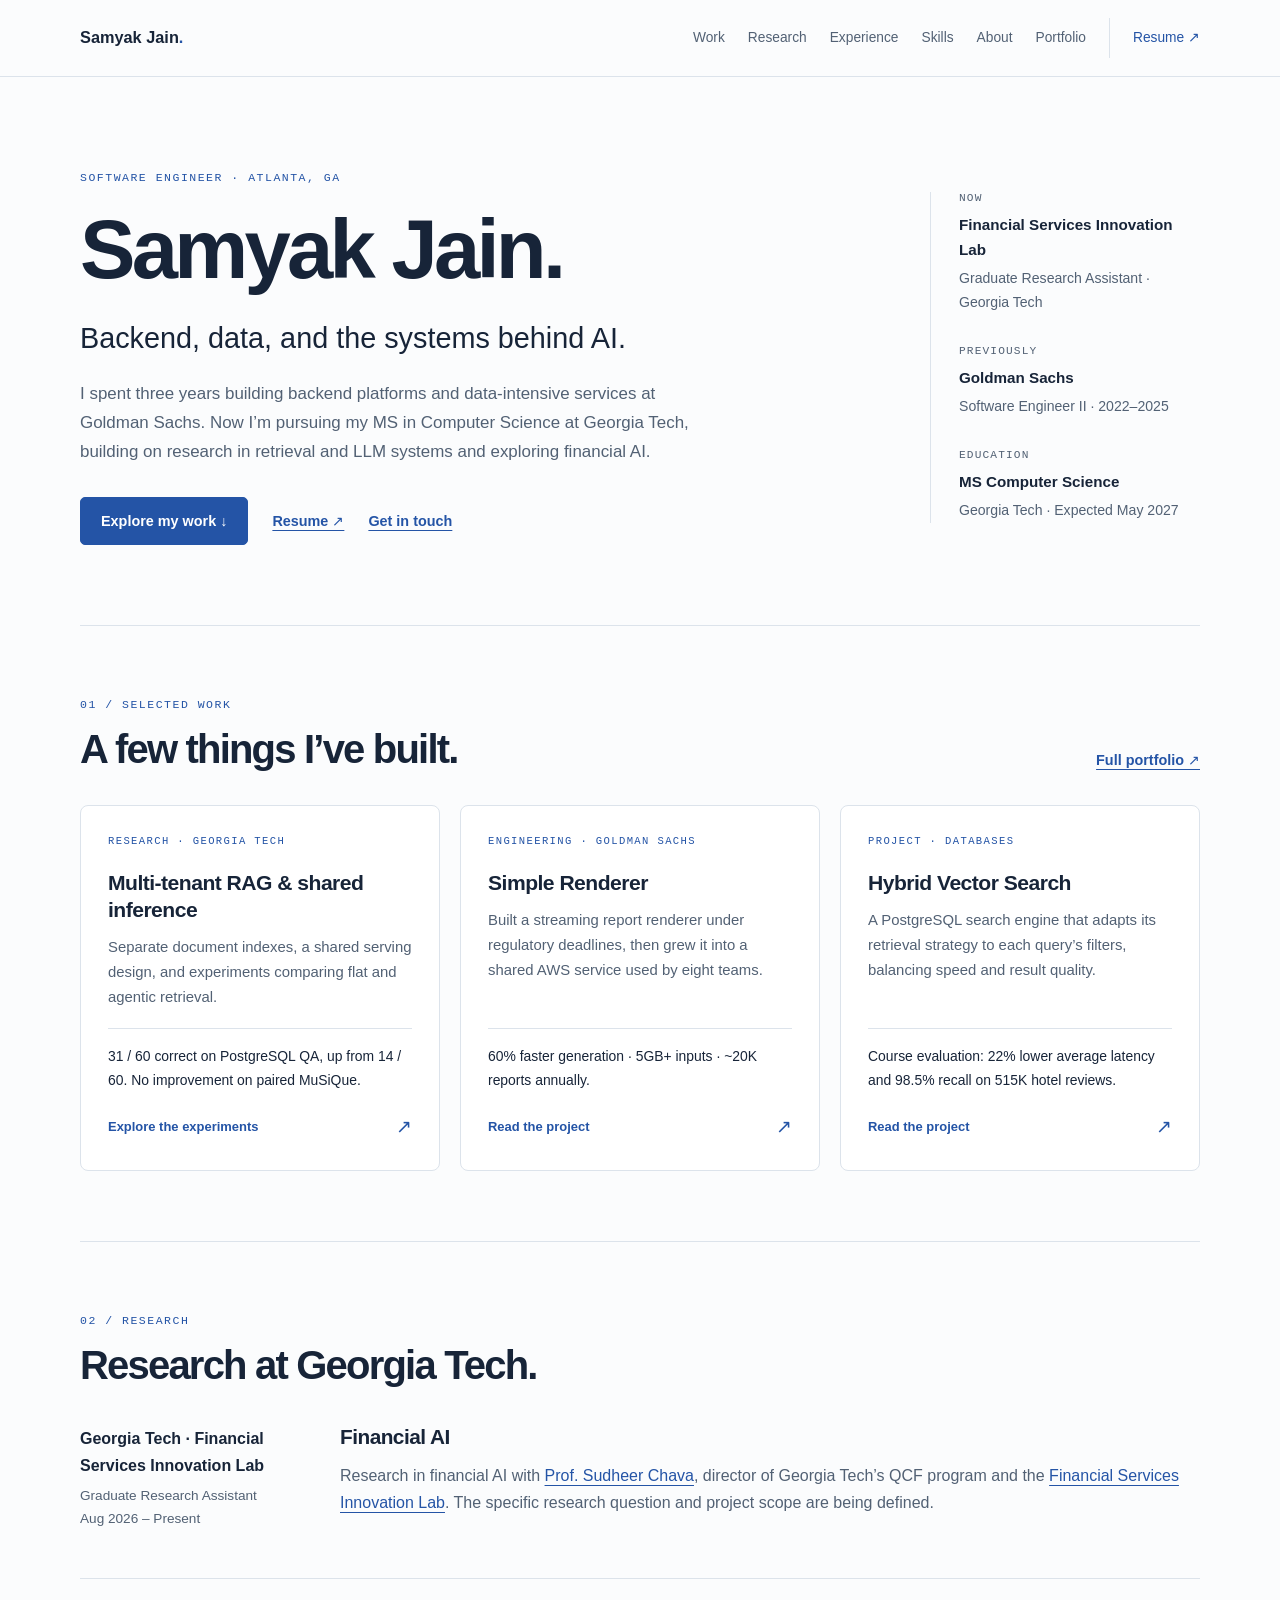
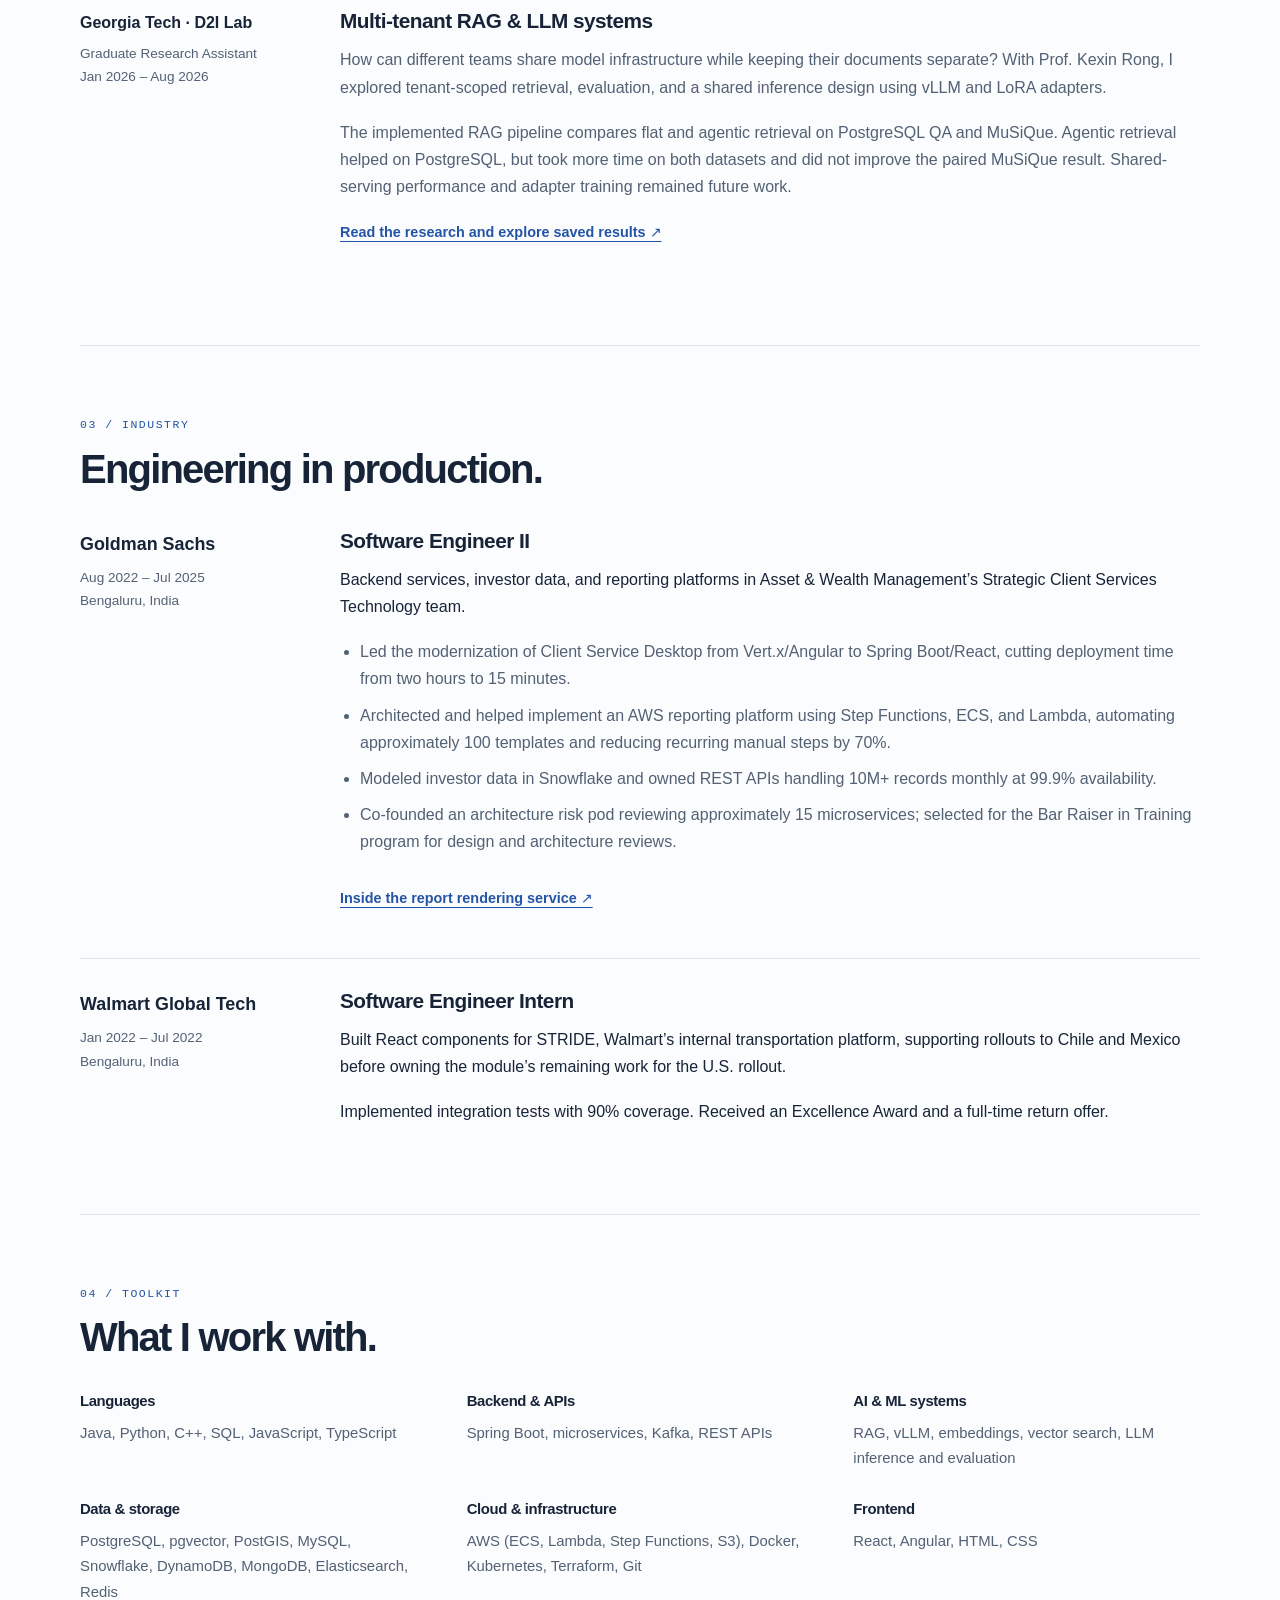
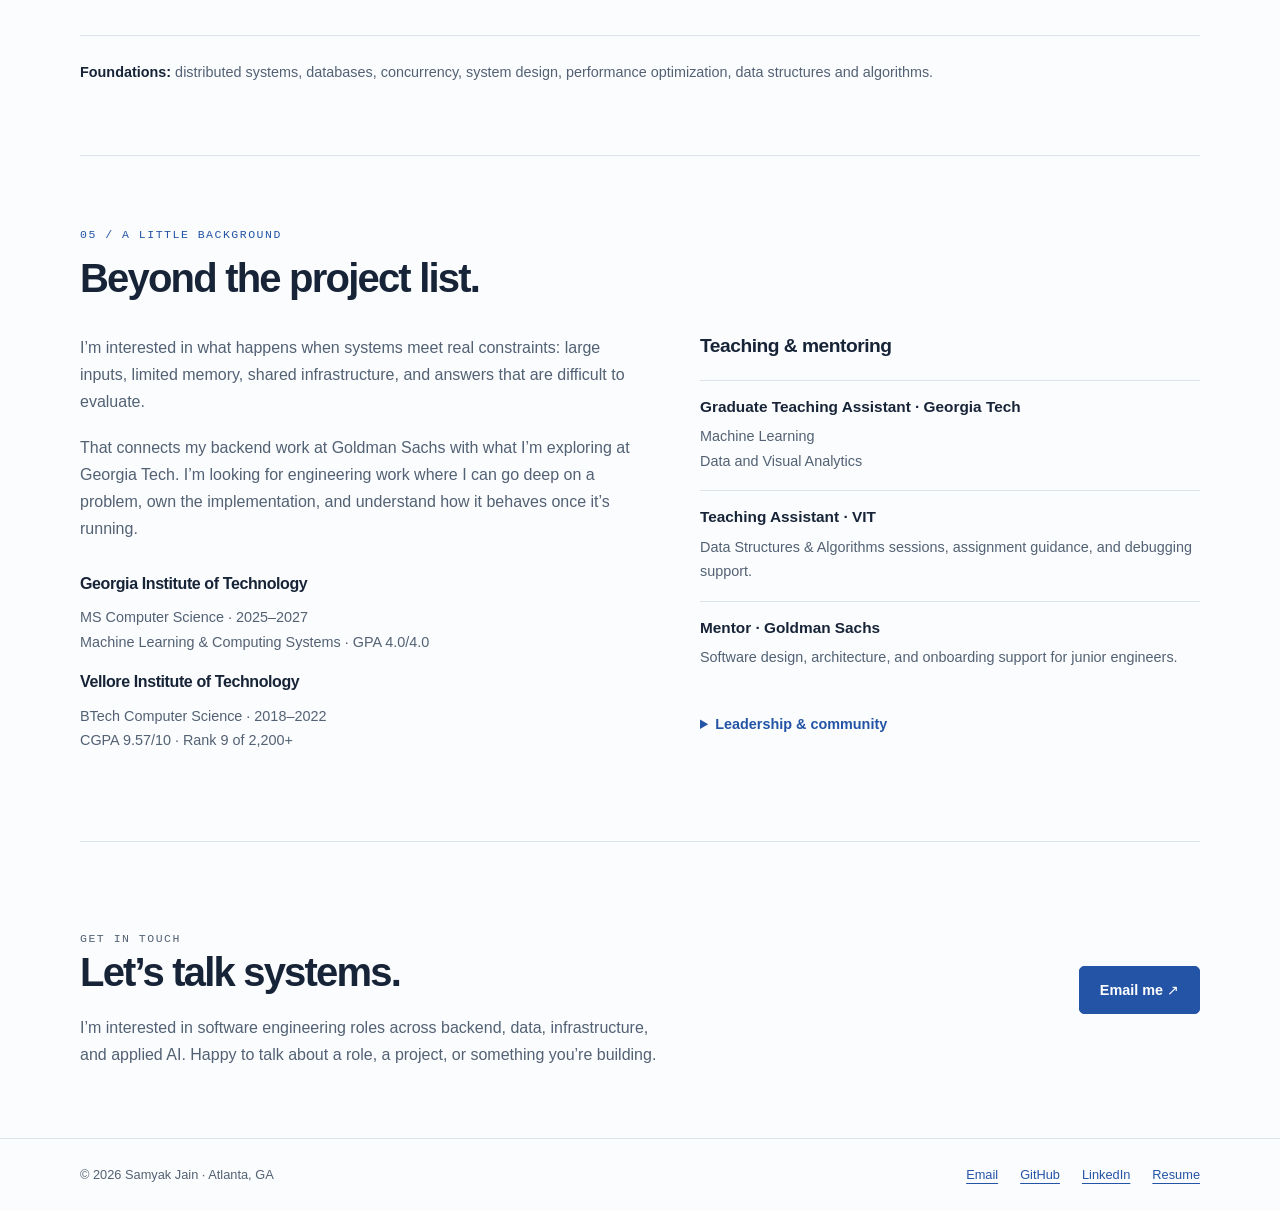
<file: index.html>
<!DOCTYPE html>
<html lang="en">
<head>
    <meta charset="UTF-8">
    <meta name="viewport" content="width=device-width, initial-scale=1.0">
    <title>Samyak Jain | Software Engineer · Backend, Data &amp; AI Systems</title>
    <meta name="description" content="Software engineer with three years at Goldman Sachs, now a graduate researcher in financial AI at Georgia Tech. Projects, research, and engineering write-ups.">
    <meta property="og:title" content="Samyak Jain | Software Engineer · Backend, Data &amp; AI Systems">
    <meta property="og:description" content="Software engineer with three years at Goldman Sachs, now a graduate researcher in financial AI at Georgia Tech. Projects, research, and engineering write-ups.">
    <meta property="og:type" content="website">
    <link rel="icon" href="assets/favicon.svg" type="image/svg+xml">
    <link rel="stylesheet" href="assets/site.css">
    <script defer src="assets/site.js"></script>
<script data-goatcounter="https://samj.goatcounter.com/count" async src="https://gc.zgo.at/count.js"></script>
</head>
<body>
<a class="skip-link" href="#main">Skip to content</a>
<header class="site-header">
    <nav class="container navigation" aria-label="Main navigation">
        <a class="name" href="#hero">Samyak Jain<span>.</span></a>
        <button class="menu-toggle" type="button" aria-expanded="false" aria-controls="navigation-links">Menu</button>
        <div class="nav-links" id="navigation-links"><a href="#projects">Work</a><a href="#research">Research</a><a href="#experience">Experience</a><a href="#skills">Skills</a><a href="#about">About</a><a href="portfolio.html">Portfolio</a><a class="resume-link" href="assets/SamyakJain_Resume.pdf">Resume ↗</a></div>
    </nav>
</header>
<main class="container" id="main">
    <section class="hero" id="hero" aria-labelledby="hero-title">
        <div>
            <p class="eyebrow">Software engineer · Atlanta, GA</p>
            <h1 id="hero-title">Samyak Jain.</h1>
            <p class="role">Backend, data, and the systems behind AI.</p>
            <p class="intro-copy">I spent three years building backend platforms and data-intensive services at Goldman Sachs. Now I’m pursuing my MS in Computer Science at Georgia Tech, building on research in retrieval and LLM systems and exploring financial AI.</p>
            <div class="actions"><a class="button" href="#projects">Explore my work <span aria-hidden="true">&nbsp;↓</span></a><a class="text-link" href="assets/SamyakJain_Resume.pdf">Resume ↗</a><a class="text-link" href="mailto:samyak.jain7776@gmail.com">Get in touch</a></div>
        </div>
        <aside class="hero-aside" aria-label="At a glance">
            <div class="aside-item"><span class="aside-label">Now</span><strong>Financial Services Innovation Lab</strong><p>Graduate Research Assistant · Georgia Tech</p></div>
            <div class="aside-item"><span class="aside-label">Previously</span><strong>Goldman Sachs</strong><p>Software Engineer II · 2022–2025</p></div>
            <div class="aside-item"><span class="aside-label">Education</span><strong>MS Computer Science</strong><p>Georgia Tech · Expected May 2027</p></div>
        </aside>
    </section>
    <section class="section" id="projects" aria-labelledby="work-heading">
        <div class="section-heading"><div><p class="eyebrow">01 / Selected work</p><h2 id="work-heading">A few things I’ve built.</h2></div><a class="text-link" href="portfolio.html">Full portfolio <span aria-hidden="true">↗</span></a></div>
        <div class="project-grid">
<a class="project-card" href="projects/multi-tenant-rag.html" aria-label="Multi-tenant RAG &amp; shared inference — explore the experiments">
    <span class="eyebrow">Research · Georgia Tech</span>
    <h3>Multi-tenant RAG &amp; shared inference</h3>
    <p>Separate document indexes, a shared serving design, and experiments comparing flat and agentic retrieval.</p>
    <p class="result">31 / 60 correct on PostgreSQL QA, up from 14 / 60. No improvement on paired MuSiQue.</p>
    <div class="card-footer"><span>Explore the experiments</span><span aria-hidden="true">↗</span></div>
</a>
<a class="project-card" href="projects/simple-renderer.html" aria-label="Simple Renderer — read the project">
    <span class="eyebrow">Engineering · Goldman Sachs</span>
    <h3>Simple Renderer</h3>
    <p>Built a streaming report renderer under regulatory deadlines, then grew it into a shared AWS service used by eight teams.</p>
    <p class="result">60% faster generation · 5GB+ inputs · ~20K reports annually.</p>
    <div class="card-footer"><span>Read the project</span><span aria-hidden="true">↗</span></div>
</a>
<a class="project-card" href="projects/vector-search.html" aria-label="Hybrid Vector Search — read the project">
    <span class="eyebrow">Project · Databases</span>
    <h3>Hybrid Vector Search</h3>
    <p>A PostgreSQL search engine that adapts its retrieval strategy to each query’s filters, balancing speed and result quality.</p>
    <p class="result">Course evaluation: 22% lower average latency and 98.5% recall on 515K hotel reviews.</p>
    <div class="card-footer"><span>Read the project</span><span aria-hidden="true">↗</span></div>
</a>
        </div>
    </section>
    <section class="section" id="research" aria-labelledby="research-heading">
        <div class="section-heading"><div><p class="eyebrow">02 / Research</p><h2 id="research-heading">Research at Georgia Tech.</h2></div></div>
        <article class="research-entry">
            <div><p class="org">Georgia Tech · Financial Services Innovation Lab</p><p class="meta">Graduate Research Assistant<br>Aug 2026 – Present</p></div>
            <div><h3>Financial AI</h3><p>Research in financial AI with <a href="https://www.scheller.gatech.edu/directory/faculty/chava/index.html">Prof. Sudheer Chava</a>, director of Georgia Tech’s QCF program and the <a href="https://fintech.gatech.edu/">Financial Services Innovation Lab</a>. The specific research question and project scope are being defined.</p></div>
        </article>
        <article class="research-entry">
            <div><p class="org">Georgia Tech · D2I Lab</p><p class="meta">Graduate Research Assistant<br>Jan 2026 – Aug 2026</p></div>
            <div><h3>Multi-tenant RAG &amp; LLM systems</h3>
                <p>How can different teams share model infrastructure while keeping their documents separate? With Prof. Kexin Rong, I explored tenant-scoped retrieval, evaluation, and a shared inference design using vLLM and LoRA adapters.</p>
                <p>The implemented RAG pipeline compares flat and agentic retrieval on PostgreSQL QA and MuSiQue. Agentic retrieval helped on PostgreSQL, but took more time on both datasets and did not improve the paired MuSiQue result. Shared-serving performance and adapter training remained future work.</p>
                <a class="text-link" href="projects/multi-tenant-rag.html">Read the research and explore saved results ↗</a>
            </div>
        </article>

    </section>
    <section class="section" id="experience" aria-labelledby="experience-heading">
        <div class="section-heading"><div><p class="eyebrow">03 / Industry</p><h2 id="experience-heading">Engineering in production.</h2></div></div>
        <article class="experience-row">
            <div><p class="company">Goldman Sachs</p><p class="meta">Aug 2022 – Jul 2025<br>Bengaluru, India</p></div>
            <div><h3>Software Engineer II</h3><p>Backend services, investor data, and reporting platforms in Asset &amp; Wealth Management’s Strategic Client Services Technology team.</p>
                <ul>
                    <li>Led the modernization of Client Service Desktop from Vert.x/Angular to Spring Boot/React, cutting deployment time from two hours to 15 minutes.</li>
                    <li>Architected and helped implement an AWS reporting platform using Step Functions, ECS, and Lambda, automating approximately 100 templates and reducing recurring manual steps by 70%.</li>
                    <li>Modeled investor data in Snowflake and owned REST APIs handling 10M+ records monthly at 99.9% availability.</li>
                    <li>Co-founded an architecture risk pod reviewing approximately 15 microservices; selected for the Bar Raiser in Training program for design and architecture reviews.</li>
                </ul>
                <p class="actions"><a class="text-link" href="projects/simple-renderer.html">Inside the report rendering service ↗</a></p>
            </div>
        </article>
        <article class="experience-row">
            <div><p class="company">Walmart Global Tech</p><p class="meta">Jan 2022 – Jul 2022<br>Bengaluru, India</p></div>
            <div><h3>Software Engineer Intern</h3><p>Built React components for STRIDE, Walmart’s internal transportation platform, supporting rollouts to Chile and Mexico before owning the module’s remaining work for the U.S. rollout.</p><p>Implemented integration tests with 90% coverage. Received an Excellence Award and a full-time return offer.</p></div>
        </article>
    </section>
    <section class="section" id="skills" aria-labelledby="skills-heading">
        <div class="section-heading"><div><p class="eyebrow">04 / Toolkit</p><h2 id="skills-heading">What I work with.</h2></div></div>
        <div class="skills-grid">
            <div><h3>Languages</h3><p>Java, Python, C++, SQL, JavaScript, TypeScript</p></div>
            <div><h3>Backend &amp; APIs</h3><p>Spring Boot, microservices, Kafka, REST APIs</p></div>
            <div><h3>AI &amp; ML systems</h3><p>RAG, vLLM, embeddings, vector search, LLM inference and evaluation</p></div>
            <div><h3>Data &amp; storage</h3><p>PostgreSQL, pgvector, PostGIS, MySQL, Snowflake, DynamoDB, MongoDB, Elasticsearch, Redis</p></div>
            <div><h3>Cloud &amp; infrastructure</h3><p>AWS (ECS, Lambda, Step Functions, S3), Docker, Kubernetes, Terraform, Git</p></div>
            <div><h3>Frontend</h3><p>React, Angular, HTML, CSS</p></div>
        </div>
        <p class="foundations"><strong>Foundations:</strong> distributed systems, databases, concurrency, system design, performance optimization, data structures and algorithms.</p>
    </section>
    <section class="section" id="about" aria-labelledby="about-heading">
        <div class="section-heading"><div><p class="eyebrow">05 / A little background</p><h2 id="about-heading">Beyond the project list.</h2></div></div>
        <div class="about-layout">
            <div class="about-copy">
                <p>I’m interested in what happens when systems meet real constraints: large inputs, limited memory, shared infrastructure, and answers that are difficult to evaluate.</p>
                <p>That connects my backend work at Goldman Sachs with what I’m exploring at Georgia Tech. I’m looking for engineering work where I can go deep on a problem, own the implementation, and understand how it behaves once it’s running.</p>
                <div class="education"><h3>Georgia Institute of Technology</h3><p>MS Computer Science · 2025–2027<br>Machine Learning &amp; Computing Systems · GPA 4.0/4.0</p><h3>Vellore Institute of Technology</h3><p>BTech Computer Science · 2018–2022<br>CGPA 9.57/10 · Rank 9 of 2,200+</p></div>
            </div>
            <div class="teaching" id="teaching">
                <h3>Teaching &amp; mentoring</h3>
                <div class="teaching-entry"><h4>Graduate Teaching Assistant · Georgia Tech</h4><p>Machine Learning<br>Data and Visual Analytics</p></div>
                <div class="teaching-entry"><h4>Teaching Assistant · VIT</h4><p>Data Structures &amp; Algorithms sessions, assignment guidance, and debugging support.</p></div>
                <div class="teaching-entry"><h4>Mentor · Goldman Sachs</h4><p>Software design, architecture, and onboarding support for junior engineers.</p></div>
                <details class="extra-notes" id="achievements"><summary>Leadership &amp; community</summary><ul><li>Technical Lead, Computer Society of India: organized coding competitions and mentored junior students.</li><li>Goldman Sachs Community Team Work: taught robotics and developed learning aids for children with hearing disabilities.</li><li>Red Cross Society at VIT: helped organize campus blood donation camps.</li><li>Gold medal in the NSQF Security Analyst assessment; speaker at VIT’s Data Structures Workshop.</li></ul></details>
            </div>
        </div>
    </section>
    <section class="section contact" id="contact" aria-labelledby="contact-heading">
        <div><p class="eyebrow">Get in touch</p><h2 id="contact-heading">Let’s talk systems.</h2><p>I’m interested in software engineering roles across backend, data, infrastructure, and applied AI. Happy to talk about a role, a project, or something you’re building.</p></div>
        <a class="button" href="mailto:samyak.jain7776@gmail.com">Email me ↗</a>
    </section>
</main>
<footer class="site-footer"><div class="container footer-inner">
    <span>© 2026 Samyak Jain · Atlanta, GA</span>
    <div class="footer-links"><a href="mailto:samyak.jain7776@gmail.com">Email</a><a href="https://github.com/samyakjain7776">GitHub</a><a href="https://www.linkedin.com/in/samyakjain7776/">LinkedIn</a><a href="assets/SamyakJain_Resume.pdf">Resume</a></div>
</div></footer>
</body>
</html>
</file>
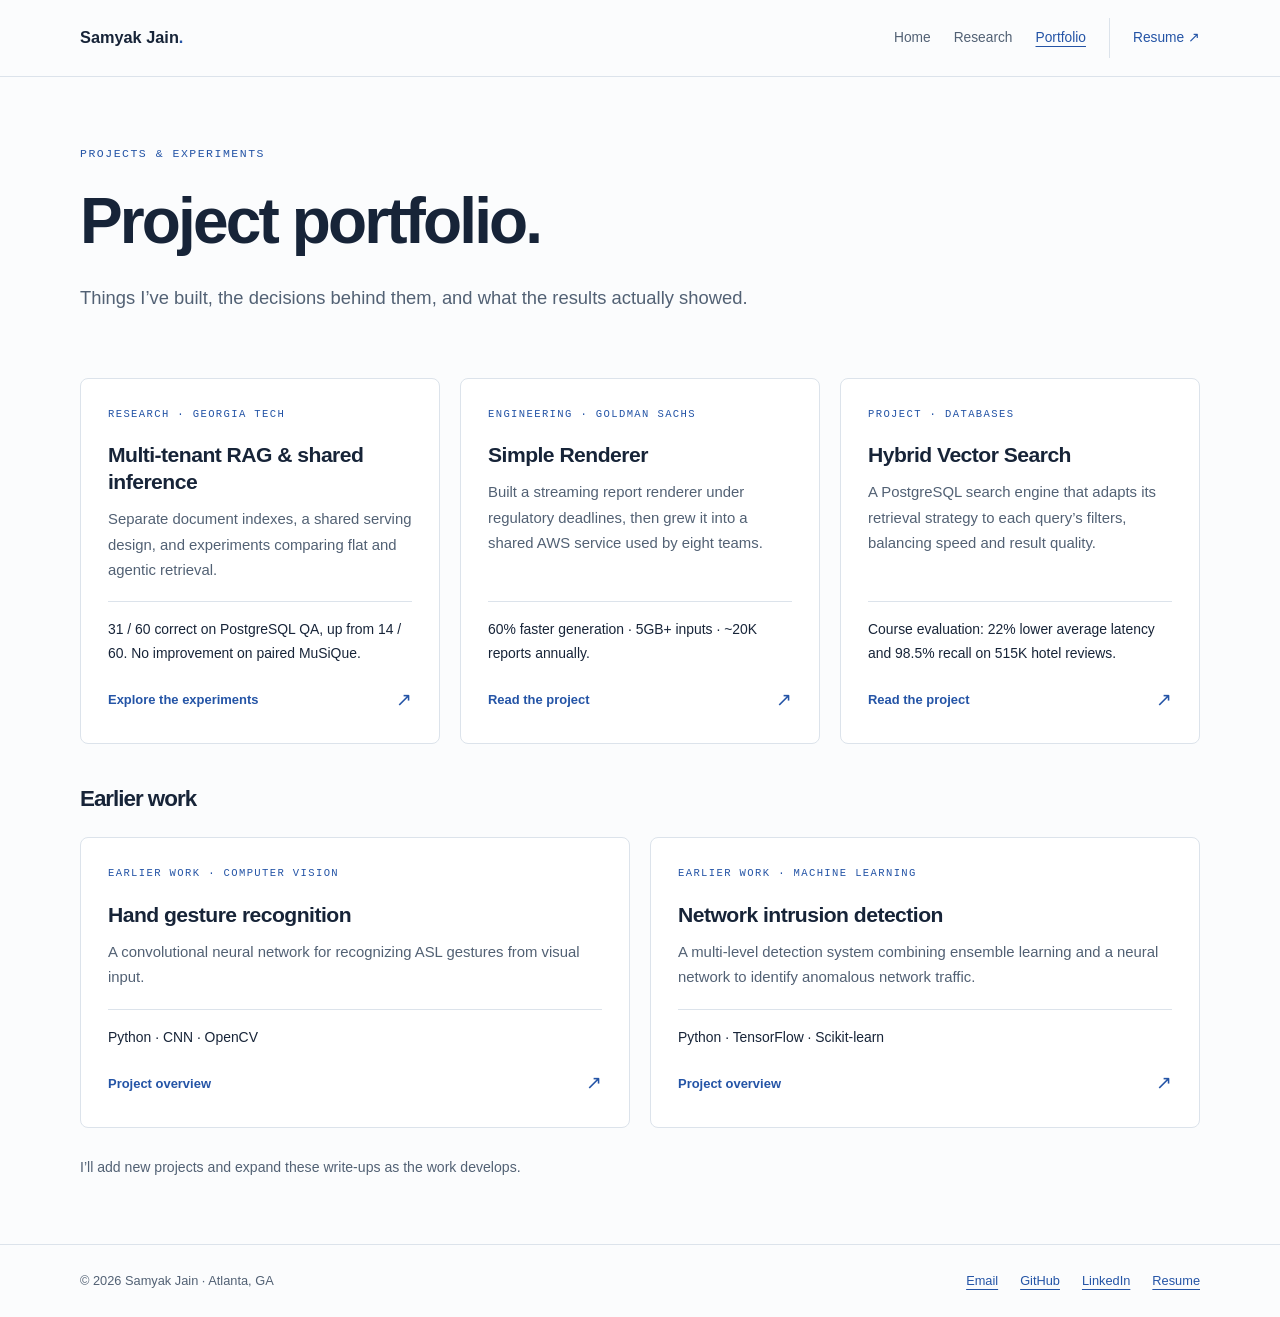
<file: portfolio.html>
<!DOCTYPE html>
<html lang="en">
<head>
    <meta charset="UTF-8">
    <meta name="viewport" content="width=device-width, initial-scale=1.0">
    <title>Portfolio | Samyak Jain</title>
    <meta name="description" content="Projects and engineering write-ups by Samyak Jain: retrieval, report rendering, vector search, and earlier machine learning work.">
    <meta property="og:title" content="Portfolio | Samyak Jain">
    <meta property="og:description" content="Projects and engineering write-ups by Samyak Jain: retrieval, report rendering, vector search, and earlier machine learning work.">
    <meta property="og:type" content="website">
    <link rel="icon" href="assets/favicon.svg" type="image/svg+xml">
    <link rel="stylesheet" href="assets/site.css">
    <script defer src="assets/site.js"></script>
<script data-goatcounter="https://samj.goatcounter.com/count" async src="https://gc.zgo.at/count.js"></script>
</head>
<body>
<a class="skip-link" href="#main">Skip to content</a>
<header class="site-header">
    <nav class="container navigation" aria-label="Main navigation">
        <a class="name" href="index.html">Samyak Jain<span>.</span></a>
        <button class="menu-toggle" type="button" aria-expanded="false" aria-controls="navigation-links">Menu</button>
        <div class="nav-links" id="navigation-links"><a href="index.html">Home</a><a href="index.html#research">Research</a><a href="portfolio.html" aria-current="page">Portfolio</a><a class="resume-link" href="assets/SamyakJain_Resume.pdf">Resume ↗</a></div>
    </nav>
</header>
<main class="container" id="main">
    <div class="page-intro"><p class="eyebrow">Projects &amp; experiments</p><h1>Project portfolio.</h1><p class="standfirst">Things I’ve built, the decisions behind them, and what the results actually showed.</p></div>
    <section class="collection" aria-label="Project collection"><div class="project-grid">
<a class="project-card" href="projects/multi-tenant-rag.html" aria-label="Multi-tenant RAG &amp; shared inference — explore the experiments">
    <span class="eyebrow">Research · Georgia Tech</span>
    <h3>Multi-tenant RAG &amp; shared inference</h3>
    <p>Separate document indexes, a shared serving design, and experiments comparing flat and agentic retrieval.</p>
    <p class="result">31 / 60 correct on PostgreSQL QA, up from 14 / 60. No improvement on paired MuSiQue.</p>
    <div class="card-footer"><span>Explore the experiments</span><span aria-hidden="true">↗</span></div>
</a>
<a class="project-card" href="projects/simple-renderer.html" aria-label="Simple Renderer — read the project">
    <span class="eyebrow">Engineering · Goldman Sachs</span>
    <h3>Simple Renderer</h3>
    <p>Built a streaming report renderer under regulatory deadlines, then grew it into a shared AWS service used by eight teams.</p>
    <p class="result">60% faster generation · 5GB+ inputs · ~20K reports annually.</p>
    <div class="card-footer"><span>Read the project</span><span aria-hidden="true">↗</span></div>
</a>
<a class="project-card" href="projects/vector-search.html" aria-label="Hybrid Vector Search — read the project">
    <span class="eyebrow">Project · Databases</span>
    <h3>Hybrid Vector Search</h3>
    <p>A PostgreSQL search engine that adapts its retrieval strategy to each query’s filters, balancing speed and result quality.</p>
    <p class="result">Course evaluation: 22% lower average latency and 98.5% recall on 515K hotel reviews.</p>
    <div class="card-footer"><span>Read the project</span><span aria-hidden="true">↗</span></div>
</a></div>
    <h2>Earlier work</h2><div class="project-grid older-grid"><a class="project-card" href="projects/hand-gesture-recognition.html" aria-label="Hand gesture recognition — project overview">
    <span class="eyebrow">Earlier work · Computer vision</span>
    <h3>Hand gesture recognition</h3>
    <p>A convolutional neural network for recognizing ASL gestures from visual input.</p>
    <p class="result">Python · CNN · OpenCV</p>
    <div class="card-footer"><span>Project overview</span><span aria-hidden="true">↗</span></div>
</a>
<a class="project-card" href="projects/network-intrusion-detection.html" aria-label="Network intrusion detection — project overview">
    <span class="eyebrow">Earlier work · Machine learning</span>
    <h3>Network intrusion detection</h3>
    <p>A multi-level detection system combining ensemble learning and a neural network to identify anomalous network traffic.</p>
    <p class="result">Python · TensorFlow · Scikit-learn</p>
    <div class="card-footer"><span>Project overview</span><span aria-hidden="true">↗</span></div>
</a></div>
    <p class="collection-note">I’ll add new projects and expand these write-ups as the work develops.</p>
    </section>
</main>
<footer class="site-footer"><div class="container footer-inner">
    <span>© 2026 Samyak Jain · Atlanta, GA</span>
    <div class="footer-links"><a href="mailto:samyak.jain7776@gmail.com">Email</a><a href="https://github.com/samyakjain7776">GitHub</a><a href="https://www.linkedin.com/in/samyakjain7776/">LinkedIn</a><a href="assets/SamyakJain_Resume.pdf">Resume</a></div>
</div></footer>
</body>
</html>
</file>
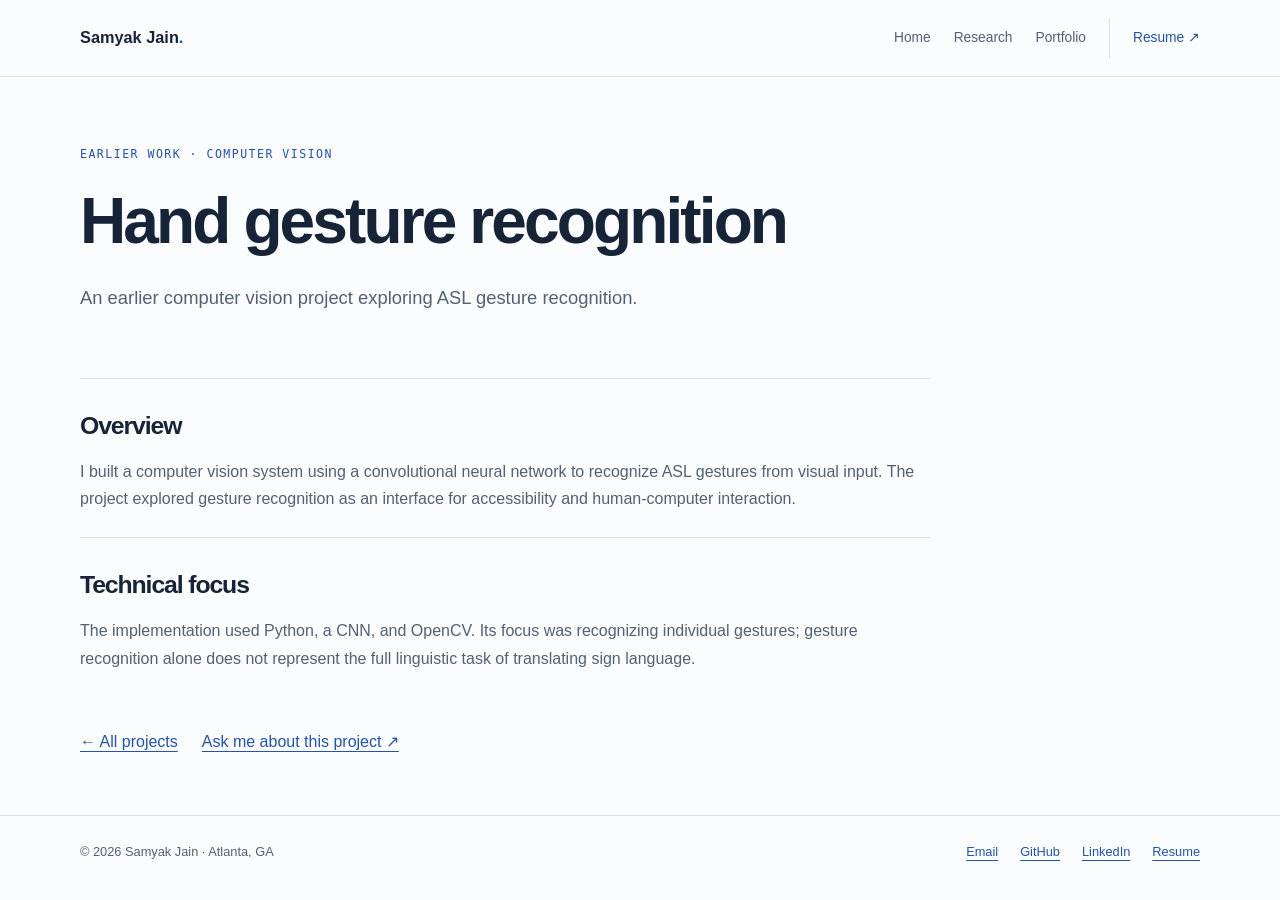
<file: projects/hand-gesture-recognition.html>
<!DOCTYPE html>
<html lang="en">
<head>
    <meta charset="UTF-8">
    <meta name="viewport" content="width=device-width, initial-scale=1.0">
    <title>Hand gesture recognition | Samyak Jain</title>
    <meta name="description" content="An earlier computer vision project exploring ASL gesture recognition.">
    <meta property="og:title" content="Hand gesture recognition | Samyak Jain">
    <meta property="og:description" content="An earlier computer vision project exploring ASL gesture recognition.">
    <meta property="og:type" content="website">
    <link rel="icon" href="../assets/favicon.svg" type="image/svg+xml">
    <link rel="stylesheet" href="../assets/site.css">
    <script defer src="../assets/site.js"></script>
<script data-goatcounter="https://samj.goatcounter.com/count" async src="https://gc.zgo.at/count.js"></script>
</head>
<body>
<a class="skip-link" href="#main">Skip to content</a>
<header class="site-header">
    <nav class="container navigation" aria-label="Main navigation">
        <a class="name" href="../index.html">Samyak Jain<span>.</span></a>
        <button class="menu-toggle" type="button" aria-expanded="false" aria-controls="navigation-links">Menu</button>
        <div class="nav-links" id="navigation-links"><a href="../index.html">Home</a><a href="../index.html#research">Research</a><a href="../portfolio.html">Portfolio</a><a class="resume-link" href="../assets/SamyakJain_Resume.pdf">Resume ↗</a></div>
    </nav>
</header>
<main class="container" id="main"><div class="page-intro"><p class="eyebrow">Earlier work · Computer vision</p><h1>Hand gesture recognition</h1><p class="standfirst">An earlier computer vision project exploring ASL gesture recognition.</p></div><article class="article"><section><h2>Overview</h2><p>I built a computer vision system using a convolutional neural network to recognize ASL gestures from visual input. The project explored gesture recognition as an interface for accessibility and human-computer interaction.</p></section><section><h2>Technical focus</h2><p>The implementation used Python, a CNN, and OpenCV. Its focus was recognizing individual gestures; gesture recognition alone does not represent the full linguistic task of translating sign language.</p></section><div class="article-links"><a href="../portfolio.html">← All projects</a><a href="mailto:samyak.jain7776@gmail.com">Ask me about this project ↗</a></div></article></main><footer class="site-footer"><div class="container footer-inner">
    <span>© 2026 Samyak Jain · Atlanta, GA</span>
    <div class="footer-links"><a href="mailto:samyak.jain7776@gmail.com">Email</a><a href="https://github.com/samyakjain7776">GitHub</a><a href="https://www.linkedin.com/in/samyakjain7776/">LinkedIn</a><a href="../assets/SamyakJain_Resume.pdf">Resume</a></div>
</div></footer>
</body>
</html>
</file>
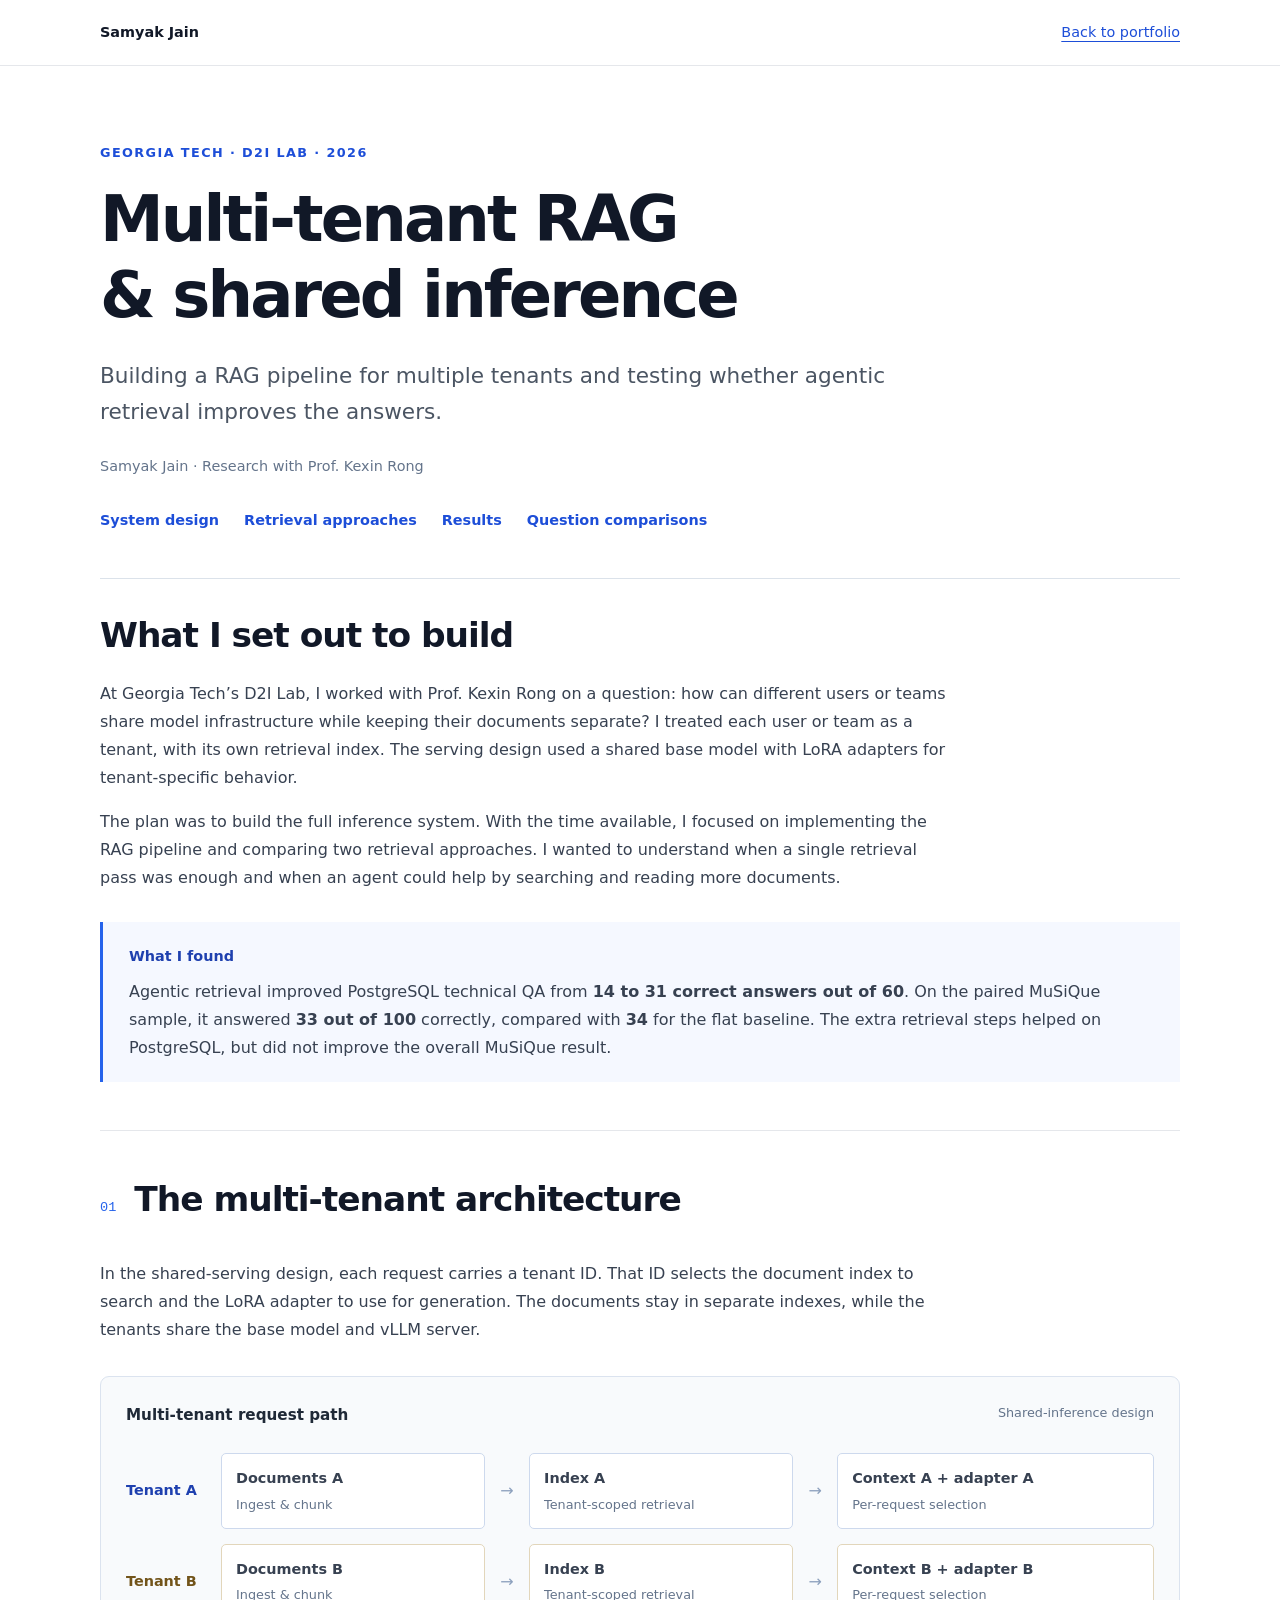
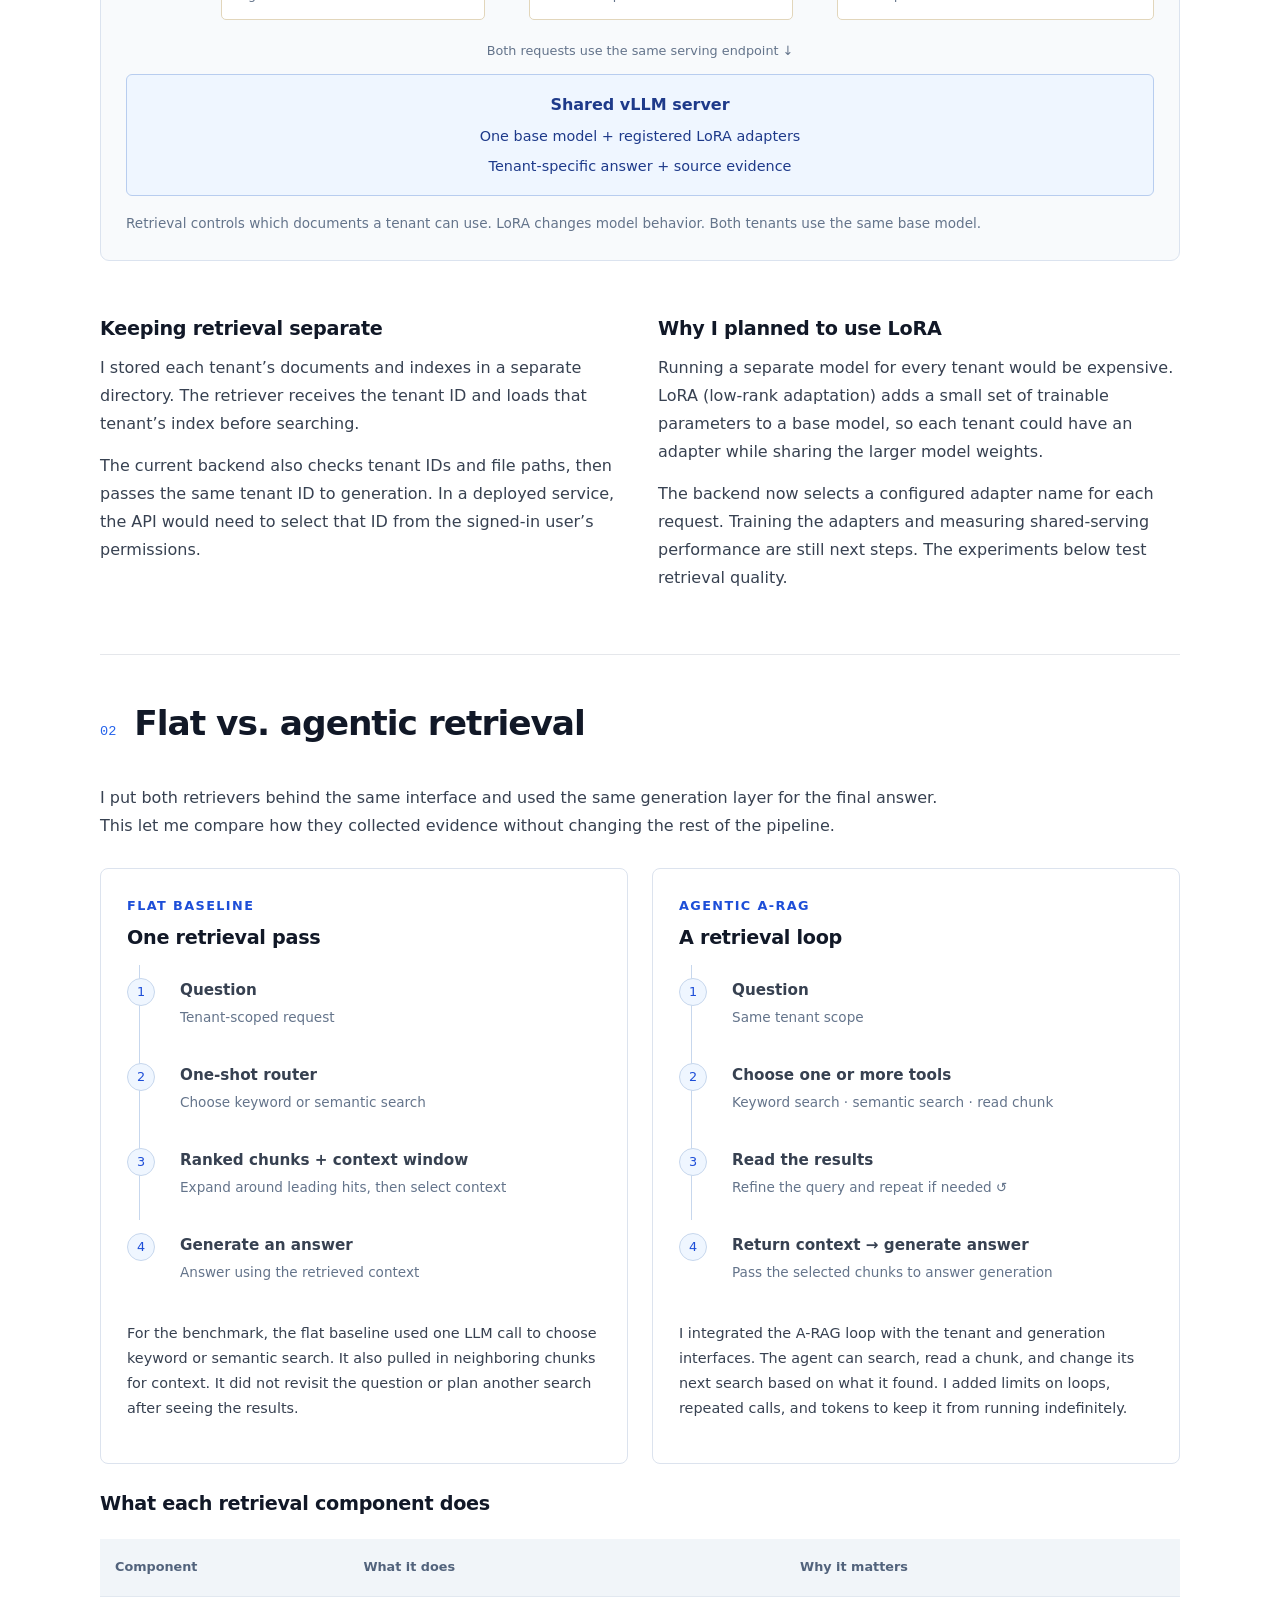
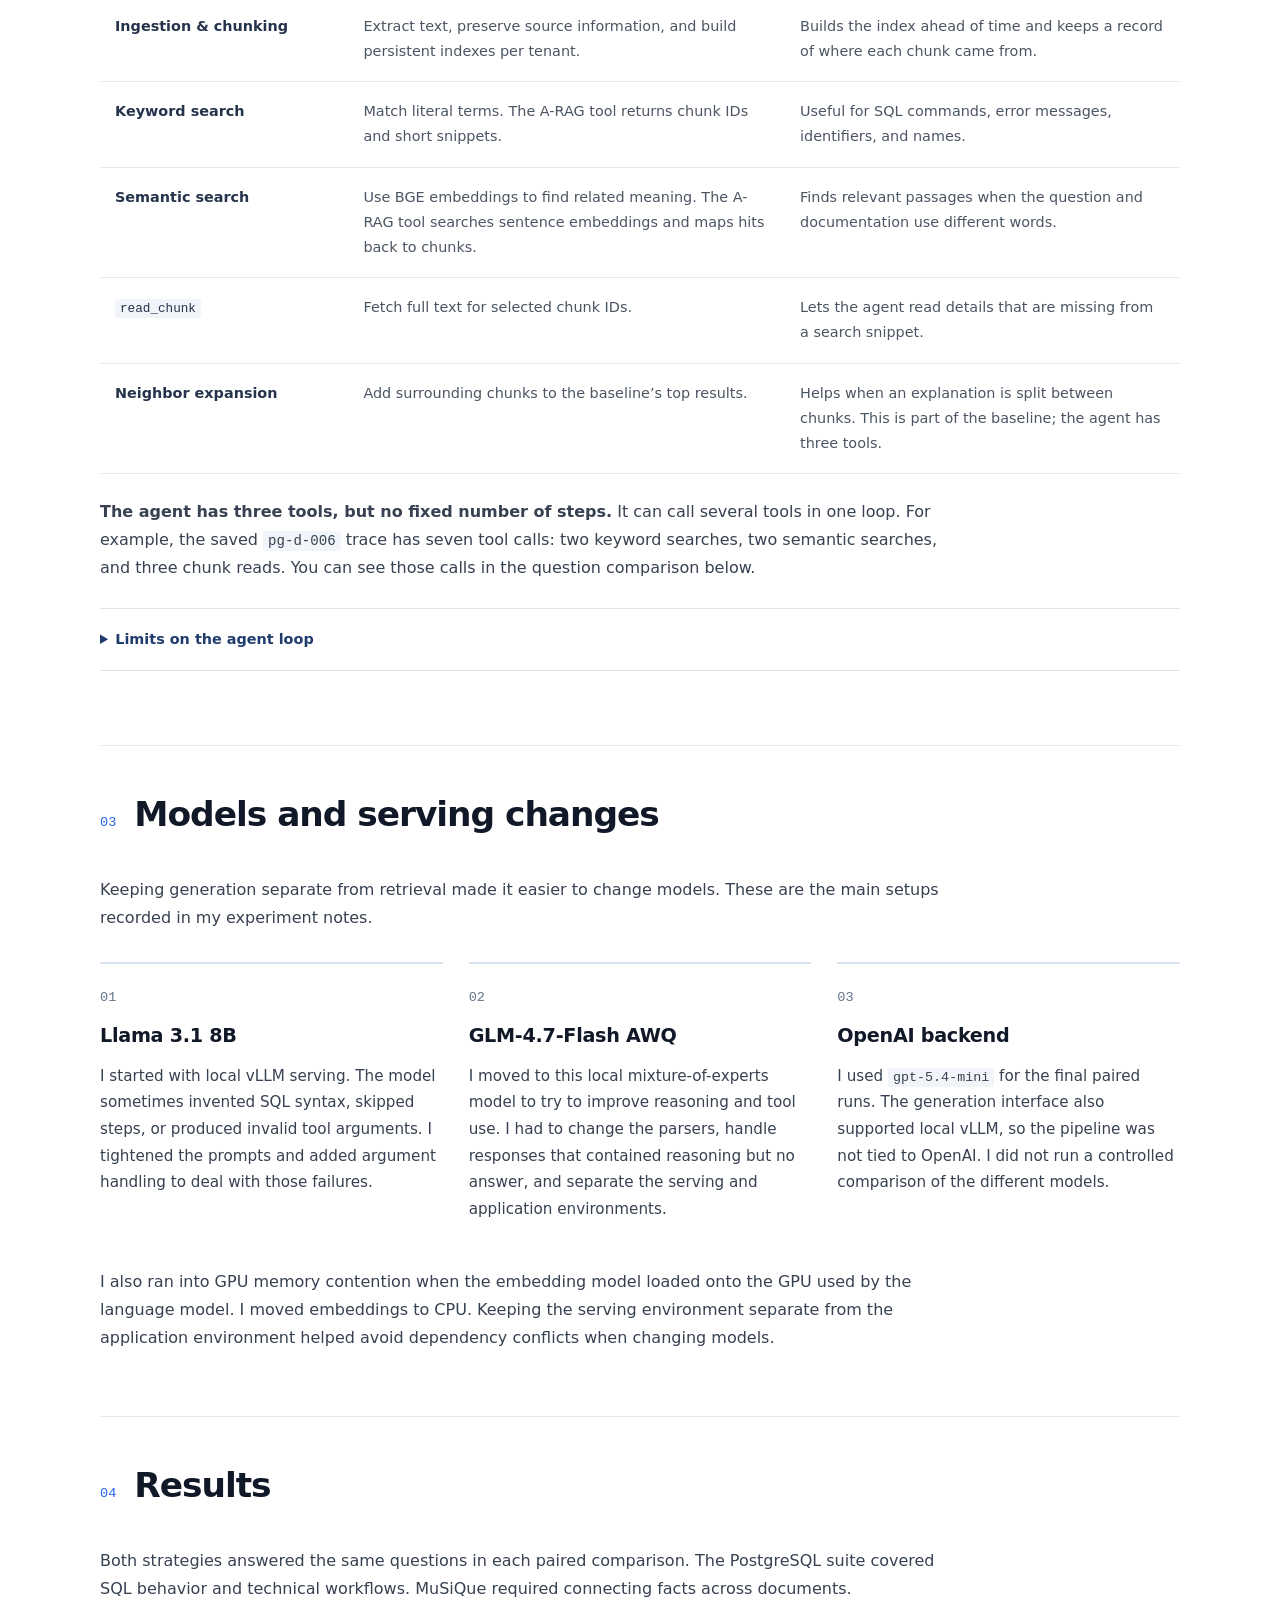
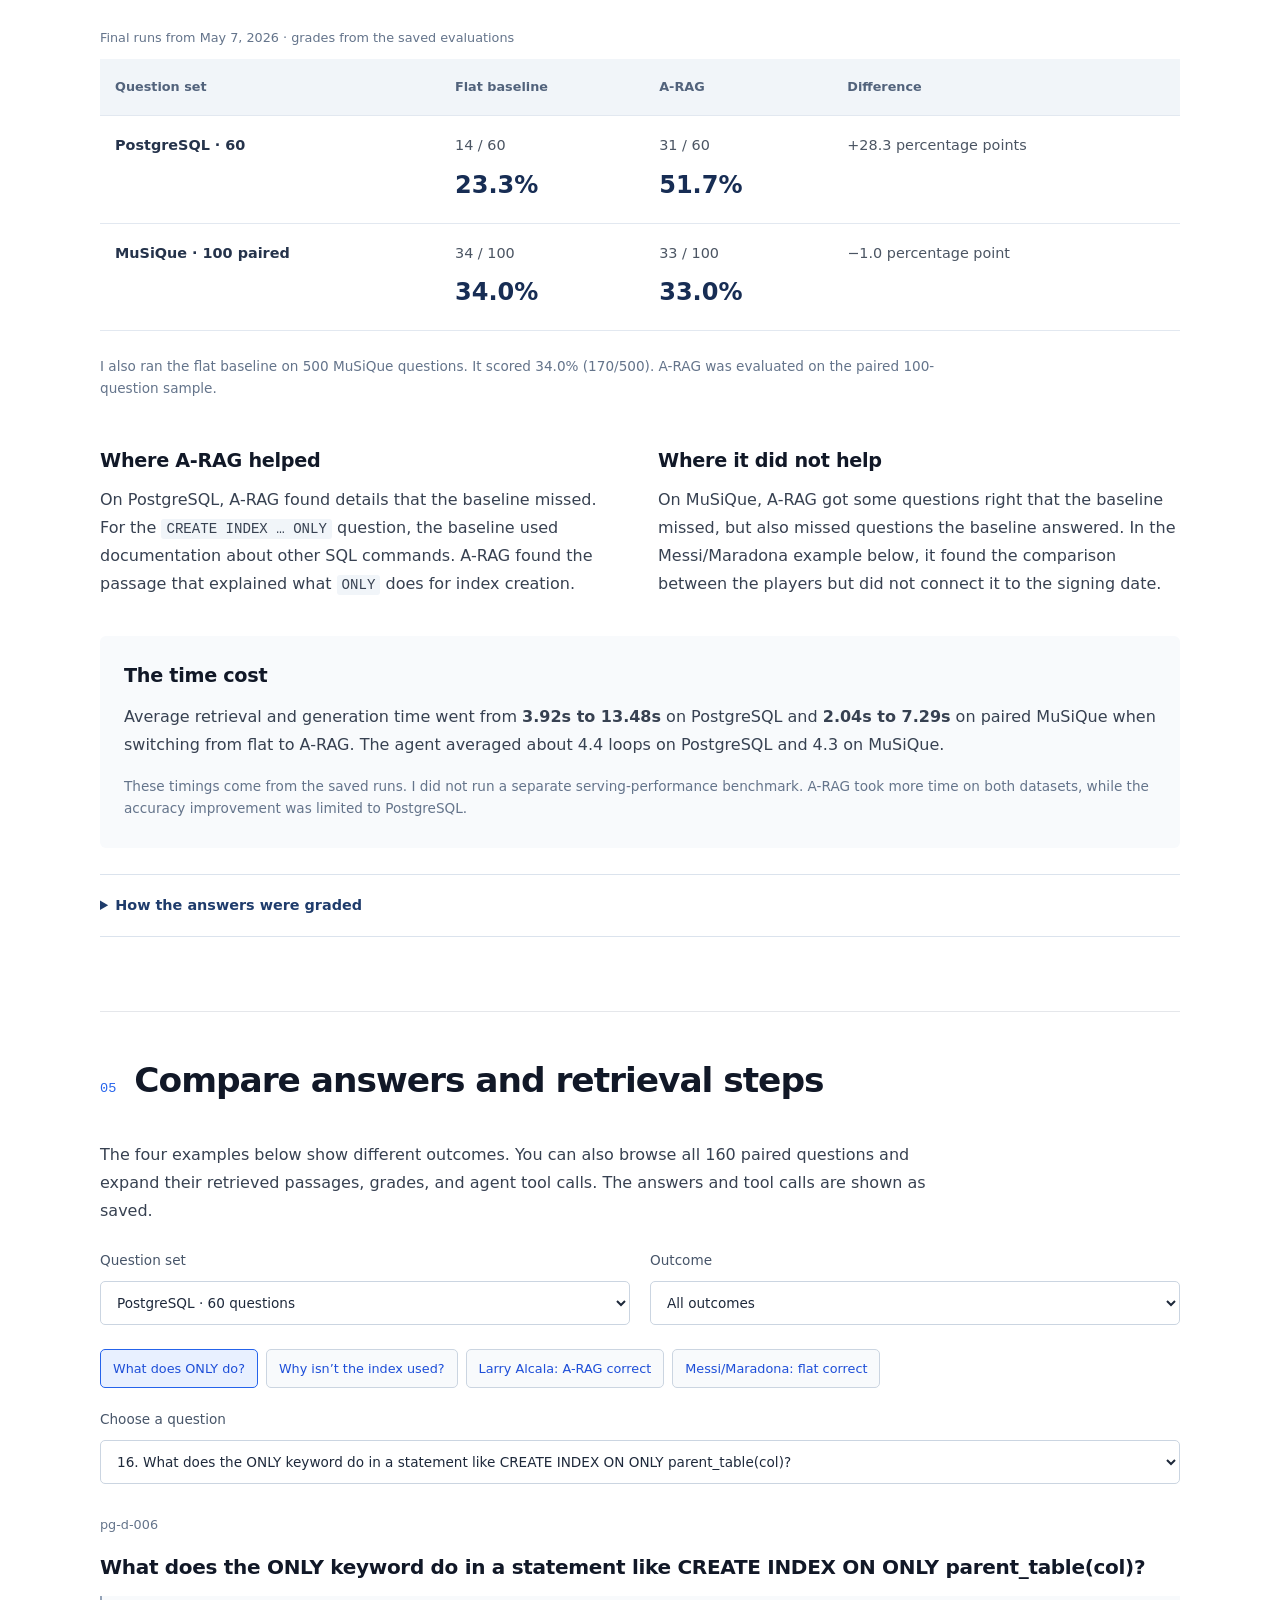
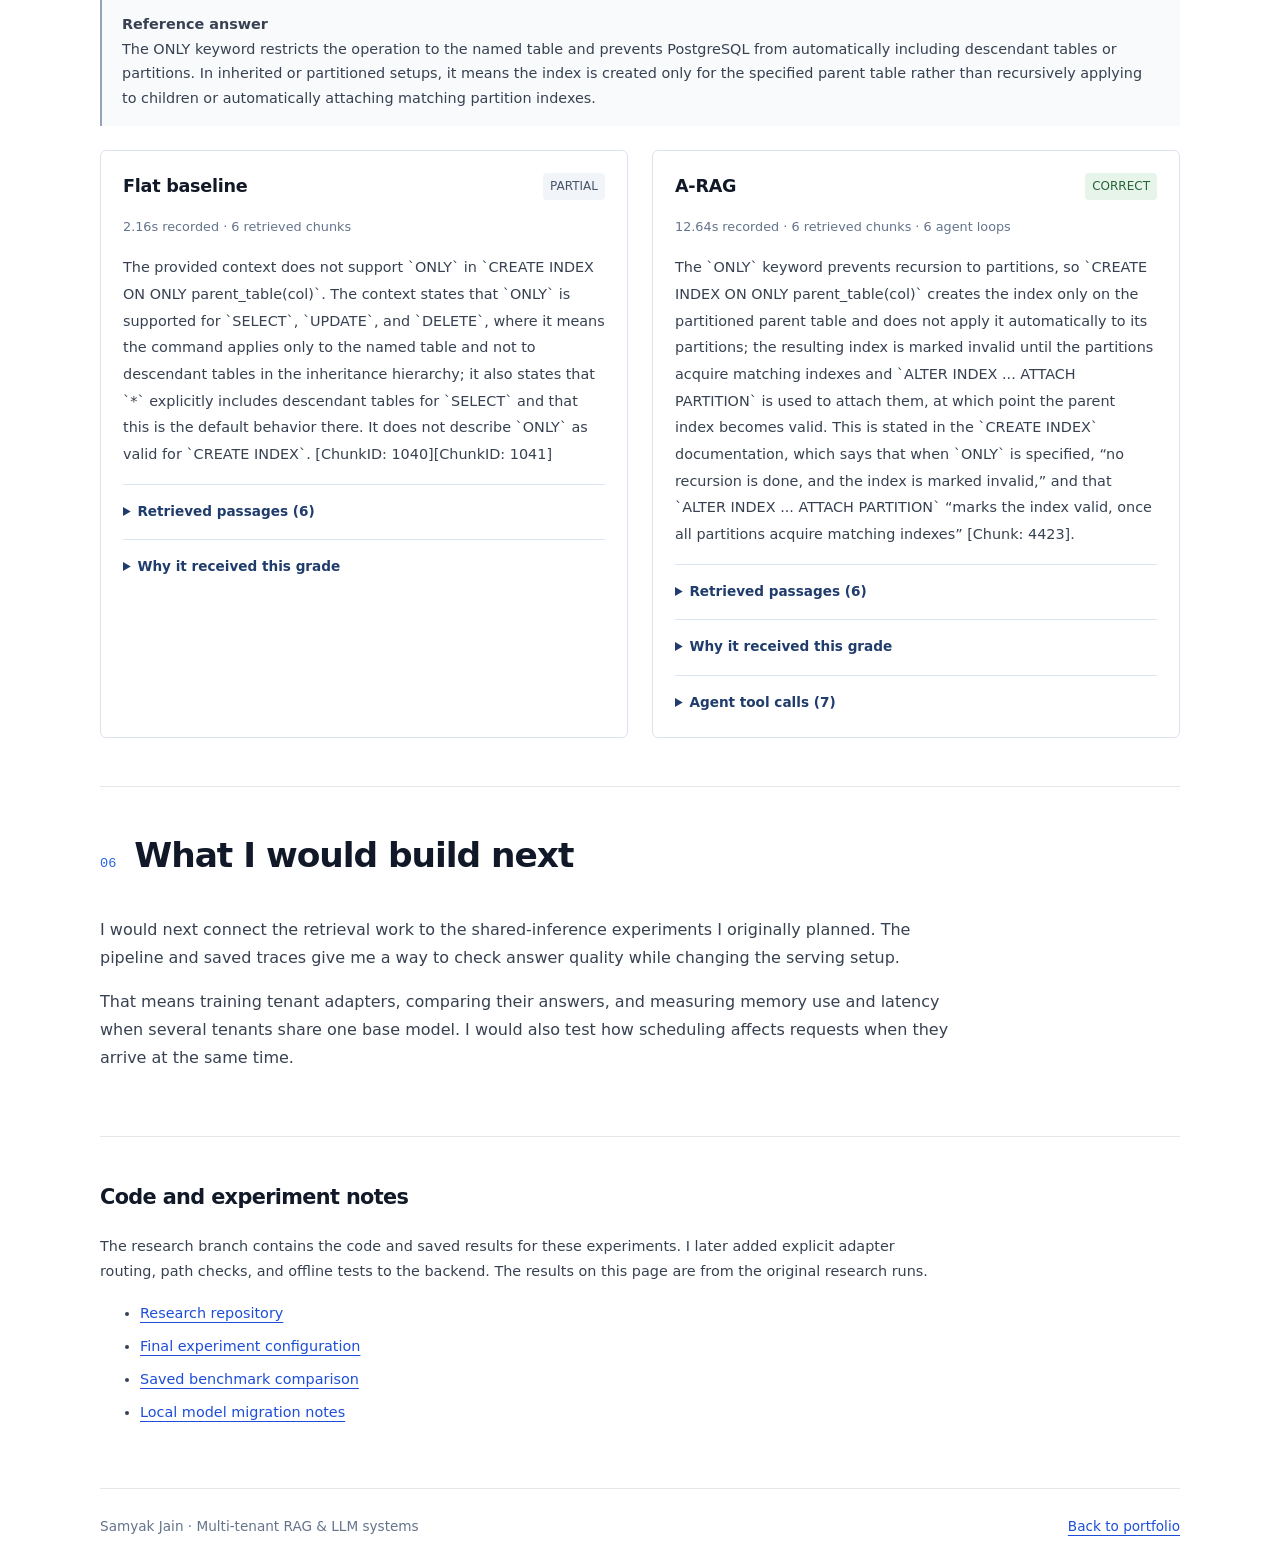
<file: projects/multi-tenant-rag.html>
<!doctype html>
<html lang="en"><head><meta charset="utf-8"><meta name="viewport" content="width=device-width, initial-scale=1"><title>Multi-tenant RAG & shared inference | Samyak Jain</title><meta name="description" content="My work on multi-tenant RAG at Georgia Tech D2I Lab with Prof. Kexin Rong: system design, shared inference, and experiments comparing flat and agentic retrieval."><link rel="icon" href="data:image/svg+xml,%3Csvg xmlns='http://www.w3.org/2000/svg' viewBox='0 0 64 64'%3E%3Crect width='64' height='64' rx='12' fill='%231d4ed8'/%3E%3Ctext x='10' y='44' font-size='32' font-family='sans-serif' fill='white'%3ESJ%3C/text%3E%3C/svg%3E"><link rel="stylesheet" href="assets/rag-case-study.css"><script defer src="assets/rag-experiments.js"></script><script defer src="assets/rag-case-study.js"></script><script data-goatcounter="https://samj.goatcounter.com/count" async src="https://gc.zgo.at/count.js"></script>
</head>
<body><header class="site-header"><nav class="container"><a class="name" href="../index.html">Samyak Jain</a><a href="../portfolio.html">Back to portfolio</a></nav></header>
<main class="container"><div class="intro"><p class="eyebrow">Georgia Tech · D2I Lab · 2026</p><h1>Multi-tenant RAG<br>& shared inference</h1><p class="standfirst">Building a RAG pipeline for multiple tenants and testing whether agentic retrieval improves the answers.</p><p class="byline">Samyak Jain · Research with Prof. Kexin Rong</p><div class="intro-links"><a href="#architecture">System design</a><a href="#retrieval">Retrieval approaches</a><a href="#results">Results</a><a href="#examples">Question comparisons</a></div></div>
<section class="opening"><h2>What I set out to build</h2><p>At Georgia Tech’s D2I Lab, I worked with Prof. Kexin Rong on a question: how can different users or teams share model infrastructure while keeping their documents separate? I treated each user or team as a tenant, with its own retrieval index. The serving design used a shared base model with LoRA adapters for tenant-specific behavior.</p><p>The plan was to build the full inference system. With the time available, I focused on implementing the RAG pipeline and comparing two retrieval approaches. I wanted to understand when a single retrieval pass was enough and when an agent could help by searching and reading more documents.</p><div class="finding"><strong>What I found</strong><p>Agentic retrieval improved PostgreSQL technical QA from <b>14 to 31 correct answers out of 60</b>. On the paired MuSiQue sample, it answered <b>33 out of 100</b> correctly, compared with <b>34</b> for the flat baseline. The extra retrieval steps helped on PostgreSQL, but did not improve the overall MuSiQue result.</p></div></section>
<section id="architecture"><div class="section-heading"><span>01</span><h2>The multi-tenant architecture</h2></div><p>In the shared-serving design, each request carries a tenant ID. That ID selects the document index to search and the LoRA adapter to use for generation. The documents stay in separate indexes, while the tenants share the base model and vLLM server.</p>
<figure class="architecture"><figcaption>Multi-tenant request path <span>Shared-inference design</span></figcaption><div class="tenant-lanes"><div class="lane"><b>Tenant A</b><div>Documents A<span>Ingest & chunk</span></div><span class="arrow" aria-hidden="true">→</span><div>Index A<span>Tenant-scoped retrieval</span></div><span class="arrow" aria-hidden="true">→</span><div>Context A + adapter A<span>Per-request selection</span></div></div><div class="lane"><b>Tenant B</b><div>Documents B<span>Ingest & chunk</span></div><span class="arrow" aria-hidden="true">→</span><div>Index B<span>Tenant-scoped retrieval</span></div><span class="arrow" aria-hidden="true">→</span><div>Context B + adapter B<span>Per-request selection</span></div></div></div><div class="shared-connector">Both requests use the same serving endpoint ↓</div><div class="shared"><b>Shared vLLM server</b><span>One base model + registered LoRA adapters</span><span>Tenant-specific answer + source evidence</span></div><p class="caption">Retrieval controls which documents a tenant can use. LoRA changes model behavior. Both tenants use the same base model.</p></figure>
<div class="two-columns"><article><h3>Keeping retrieval separate</h3><p>I stored each tenant’s documents and indexes in a separate directory. The retriever receives the tenant ID and loads that tenant’s index before searching.</p><p>The current backend also checks tenant IDs and file paths, then passes the same tenant ID to generation. In a deployed service, the API would need to select that ID from the signed-in user’s permissions.</p></article><article><h3>Why I planned to use LoRA</h3><p>Running a separate model for every tenant would be expensive. LoRA (low-rank adaptation) adds a small set of trainable parameters to a base model, so each tenant could have an adapter while sharing the larger model weights.</p><p>The backend now selects a configured adapter name for each request. Training the adapters and measuring shared-serving performance are still next steps. The experiments below test retrieval quality.</p></article></div></section>
<section id="retrieval"><div class="section-heading"><span>02</span><h2>Flat vs. agentic retrieval</h2></div><p>I put both retrievers behind the same interface and used the same generation layer for the final answer. This let me compare how they collected evidence without changing the rest of the pipeline.</p><div class="comparison-flows"><article><p class="eyebrow">Flat baseline</p><h3>One retrieval pass</h3><ol class="flow"><li><b>Question</b><span>Tenant-scoped request</span></li><li><b>One-shot router</b><span>Choose keyword or semantic search</span></li><li><b>Ranked chunks + context window</b><span>Expand around leading hits, then select context</span></li><li><b>Generate an answer</b><span>Answer using the retrieved context</span></li></ol><p>For the benchmark, the flat baseline used one LLM call to choose keyword or semantic search. It also pulled in neighboring chunks for context. It did not revisit the question or plan another search after seeing the results.</p></article><article><p class="eyebrow">Agentic A-RAG</p><h3>A retrieval loop</h3><ol class="flow"><li><b>Question</b><span>Same tenant scope</span></li><li><b>Choose one or more tools</b><span>Keyword search · semantic search · read chunk</span></li><li><b>Read the results</b><span>Refine the query and repeat if needed ↺</span></li><li><b>Return context → generate answer</b><span>Pass the selected chunks to answer generation</span></li></ol><p>I integrated the A-RAG loop with the tenant and generation interfaces. The agent can search, read a chunk, and change its next search based on what it found. I added limits on loops, repeated calls, and tokens to keep it from running indefinitely.</p></article></div>
<h3>What each retrieval component does</h3><div class="table-wrap"><table><thead><tr><th>Component</th><th>What it does</th><th>Why it matters</th></tr></thead><tbody><tr><th>Ingestion & chunking</th><td>Extract text, preserve source information, and build persistent indexes per tenant.</td><td>Builds the index ahead of time and keeps a record of where each chunk came from.</td></tr><tr><th>Keyword search</th><td>Match literal terms. The A-RAG tool returns chunk IDs and short snippets.</td><td>Useful for SQL commands, error messages, identifiers, and names.</td></tr><tr><th>Semantic search</th><td>Use BGE embeddings to find related meaning. The A-RAG tool searches sentence embeddings and maps hits back to chunks.</td><td>Finds relevant passages when the question and documentation use different words.</td></tr><tr><th><code>read_chunk</code></th><td>Fetch full text for selected chunk IDs.</td><td>Lets the agent read details that are missing from a search snippet.</td></tr><tr><th>Neighbor expansion</th><td>Add surrounding chunks to the baseline’s top results.</td><td>Helps when an explanation is split between chunks. This is part of the baseline; the agent has three tools.</td></tr></tbody></table></div>
<p><strong>The agent has three tools, but no fixed number of steps.</strong> It can call several tools in one loop. For example, the saved <code>pg-d-006</code> trace has seven tool calls: two keyword searches, two semantic searches, and three chunk reads. You can see those calls in the question comparison below.</p>
<details><summary>Limits on the agent loop</summary><p>The final configuration allowed up to 10 loops and 4,000 characters per tool message. Repeated calls increased a penalty score, and reaching the threshold forced the agent to finish. There was also a token budget.</p><p>When assembling the final context, I preferred chunks the agent had read. A fallback could also include chunks it had found through search but had not read. This helped avoid returning empty context, though finding a chunk still did not mean the agent would use it correctly.</p></details></section>
<section id="models"><div class="section-heading"><span>03</span><h2>Models and serving changes</h2></div><p>Keeping generation separate from retrieval made it easier to change models. These are the main setups recorded in my experiment notes.</p><div class="model-history"><article><span class="model-number">01</span><h3>Llama 3.1 8B</h3><p>I started with local vLLM serving. The model sometimes invented SQL syntax, skipped steps, or produced invalid tool arguments. I tightened the prompts and added argument handling to deal with those failures.</p></article><article><span class="model-number">02</span><h3>GLM-4.7-Flash AWQ</h3><p>I moved to this local mixture-of-experts model to try to improve reasoning and tool use. I had to change the parsers, handle responses that contained reasoning but no answer, and separate the serving and application environments.</p></article><article><span class="model-number">03</span><h3>OpenAI backend</h3><p>I used <code>gpt-5.4-mini</code> for the final paired runs. The generation interface also supported local vLLM, so the pipeline was not tied to OpenAI. I did not run a controlled comparison of the different models.</p></article></div><p>I also ran into GPU memory contention when the embedding model loaded onto the GPU used by the language model. I moved embeddings to CPU. Keeping the serving environment separate from the application environment helped avoid dependency conflicts when changing models.</p></section>
<section id="results"><div class="section-heading"><span>04</span><h2>Results</h2></div><p>Both strategies answered the same questions in each paired comparison. The PostgreSQL suite covered SQL behavior and technical workflows. MuSiQue required connecting facts across documents.</p><div class="table-wrap"><table class="results"><caption>Final runs from May 7, 2026 · grades from the saved evaluations</caption><thead><tr><th>Question set</th><th>Flat baseline</th><th>A-RAG</th><th>Difference</th></tr></thead><tbody><tr><th>PostgreSQL · 60</th><td>14 / 60 <b>23.3%</b></td><td>31 / 60 <b>51.7%</b></td><td>+28.3 percentage points</td></tr><tr><th>MuSiQue · 100 paired</th><td>34 / 100 <b>34.0%</b></td><td>33 / 100 <b>33.0%</b></td><td>−1.0 percentage point</td></tr></tbody></table></div><p class="caption">I also ran the flat baseline on 500 MuSiQue questions. It scored 34.0% (170/500). A-RAG was evaluated on the paired 100-question sample.</p><div class="two-columns"><article><h3>Where A-RAG helped</h3><p>On PostgreSQL, A-RAG found details that the baseline missed. For the <code>CREATE INDEX … ONLY</code> question, the baseline used documentation about other SQL commands. A-RAG found the passage that explained what <code>ONLY</code> does for index creation.</p></article><article><h3>Where it did not help</h3><p>On MuSiQue, A-RAG got some questions right that the baseline missed, but also missed questions the baseline answered. In the Messi/Maradona example below, it found the comparison between the players but did not connect it to the signing date.</p></article></div>
<div class="tradeoff"><h3>The time cost</h3><p>Average retrieval and generation time went from <b>3.92s to 13.48s</b> on PostgreSQL and <b>2.04s to 7.29s</b> on paired MuSiQue when switching from flat to A-RAG. The agent averaged about 4.4 loops on PostgreSQL and 4.3 on MuSiQue.</p><p class="caption">These timings come from the saved runs. I did not run a separate serving-performance benchmark. A-RAG took more time on both datasets, while the accuracy improvement was limited to PostgreSQL.</p></div>
<details><summary>How the answers were graded</summary><p>PostgreSQL answers were graded correct, partial, or incorrect. The percentages above count only correct answers. The flat baseline had 35 partial answers and A-RAG had 25. MuSiQue grading used expected-answer checks and guardrails. A response could still receive a correct grade for containing the expected answer even if it sounded uncertain, so I show the saved answers alongside their grades.</p><p>The comparison includes differences in chunking and context selection as well as agent planning. These were individual experimental runs, without repeated trials. They measure answer quality in this setup, not the strength of tenant isolation.</p></details></section>
<section id="examples"><div class="section-heading"><span>05</span><h2>Compare answers and retrieval steps</h2></div><p>The four examples below show different outcomes. You can also browse all 160 paired questions and expand their retrieved passages, grades, and agent tool calls. The answers and tool calls are shown as saved.</p><div class="example-controls"><label>Question set<select id="dataset"><option value="pg">PostgreSQL · 60 questions</option><option value="musique">MuSiQue · 100 questions</option></select></label><label>Outcome<select id="outcome"><option value="all">All outcomes</option><option value="arag">Only A-RAG correct</option><option value="flat">Only flat correct</option><option value="both">Both correct</option><option value="neither">Neither fully correct</option></select></label></div><div class="picks" aria-label="Representative questions"><button data-dataset="pg" data-question="pg-d-006">What does ONLY do?</button><button data-dataset="pg" data-question="pg-s-004">Why isn’t the index used?</button><button data-dataset="musique" data-question="musique_2hop__645448_77615">Larry Alcala: A-RAG correct</button><button data-dataset="musique" data-question="musique_2hop__13548_13529">Messi/Maradona: flat correct</button></div><label class="question-select">Choose a question<select id="record"></select></label><div id="comparison" aria-live="polite"><p>Loading saved answers...</p></div><noscript><p>JavaScript is needed to browse the saved answers. You can still read the rest of the case study without it.</p></noscript></section>
<section id="next"><div class="section-heading"><span>06</span><h2>What I would build next</h2></div><p>I would next connect the retrieval work to the shared-inference experiments I originally planned. The pipeline and saved traces give me a way to check answer quality while changing the serving setup.</p><p>That means training tenant adapters, comparing their answers, and measuring memory use and latency when several tenants share one base model. I would also test how scheduling affects requests when they arrive at the same time.</p></section>
<section class="references"><h2>Code and experiment notes</h2><p>The research branch contains the code and saved results for these experiments. I later added explicit adapter routing, path checks, and offline tests to the backend. The results on this page are from the original research runs.</p><ul><li><a href="https://github.com/d2i-lab/multi-tenant-rag/tree/spring2026/sjain774_arag_benchmark_research">Research repository</a></li><li><a href="https://github.com/d2i-lab/multi-tenant-rag/blob/spring2026/sjain774_arag_benchmark_research/project/docs/final_experiment_config.md">Final experiment configuration</a></li><li><a href="https://github.com/d2i-lab/multi-tenant-rag/blob/spring2026/sjain774_arag_benchmark_research/project/results/benchmark_comparison.csv">Saved benchmark comparison</a></li><li><a href="https://github.com/d2i-lab/multi-tenant-rag/blob/spring2026/sjain774_arag_benchmark_research/project/glm_changes.md">Local model migration notes</a></li></ul></section>
</main><footer class="container"><span>Samyak Jain · Multi-tenant RAG & LLM systems</span><a href="../portfolio.html">Back to portfolio</a></footer></body></html>
</file>
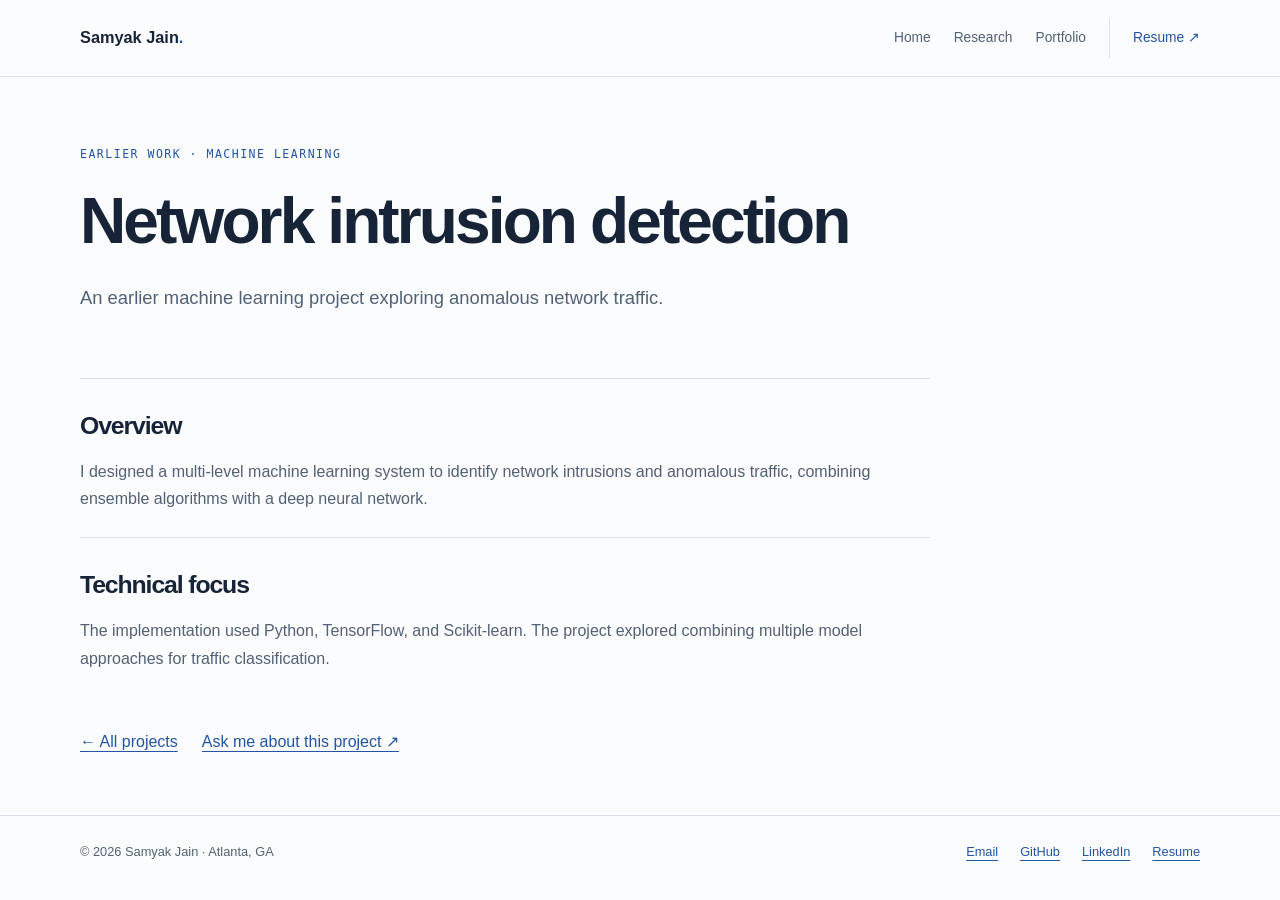
<file: projects/network-intrusion-detection.html>
<!DOCTYPE html>
<html lang="en">
<head>
    <meta charset="UTF-8">
    <meta name="viewport" content="width=device-width, initial-scale=1.0">
    <title>Network intrusion detection | Samyak Jain</title>
    <meta name="description" content="An earlier machine learning project exploring anomalous network traffic.">
    <meta property="og:title" content="Network intrusion detection | Samyak Jain">
    <meta property="og:description" content="An earlier machine learning project exploring anomalous network traffic.">
    <meta property="og:type" content="website">
    <link rel="icon" href="../assets/favicon.svg" type="image/svg+xml">
    <link rel="stylesheet" href="../assets/site.css">
    <script defer src="../assets/site.js"></script>
<script data-goatcounter="https://samj.goatcounter.com/count" async src="https://gc.zgo.at/count.js"></script>
</head>
<body>
<a class="skip-link" href="#main">Skip to content</a>
<header class="site-header">
    <nav class="container navigation" aria-label="Main navigation">
        <a class="name" href="../index.html">Samyak Jain<span>.</span></a>
        <button class="menu-toggle" type="button" aria-expanded="false" aria-controls="navigation-links">Menu</button>
        <div class="nav-links" id="navigation-links"><a href="../index.html">Home</a><a href="../index.html#research">Research</a><a href="../portfolio.html">Portfolio</a><a class="resume-link" href="../assets/SamyakJain_Resume.pdf">Resume ↗</a></div>
    </nav>
</header>
<main class="container" id="main"><div class="page-intro"><p class="eyebrow">Earlier work · Machine learning</p><h1>Network intrusion detection</h1><p class="standfirst">An earlier machine learning project exploring anomalous network traffic.</p></div><article class="article"><section><h2>Overview</h2><p>I designed a multi-level machine learning system to identify network intrusions and anomalous traffic, combining ensemble algorithms with a deep neural network.</p></section><section><h2>Technical focus</h2><p>The implementation used Python, TensorFlow, and Scikit-learn. The project explored combining multiple model approaches for traffic classification.</p></section><div class="article-links"><a href="../portfolio.html">← All projects</a><a href="mailto:samyak.jain7776@gmail.com">Ask me about this project ↗</a></div></article></main><footer class="site-footer"><div class="container footer-inner">
    <span>© 2026 Samyak Jain · Atlanta, GA</span>
    <div class="footer-links"><a href="mailto:samyak.jain7776@gmail.com">Email</a><a href="https://github.com/samyakjain7776">GitHub</a><a href="https://www.linkedin.com/in/samyakjain7776/">LinkedIn</a><a href="../assets/SamyakJain_Resume.pdf">Resume</a></div>
</div></footer>
</body>
</html>
</file>
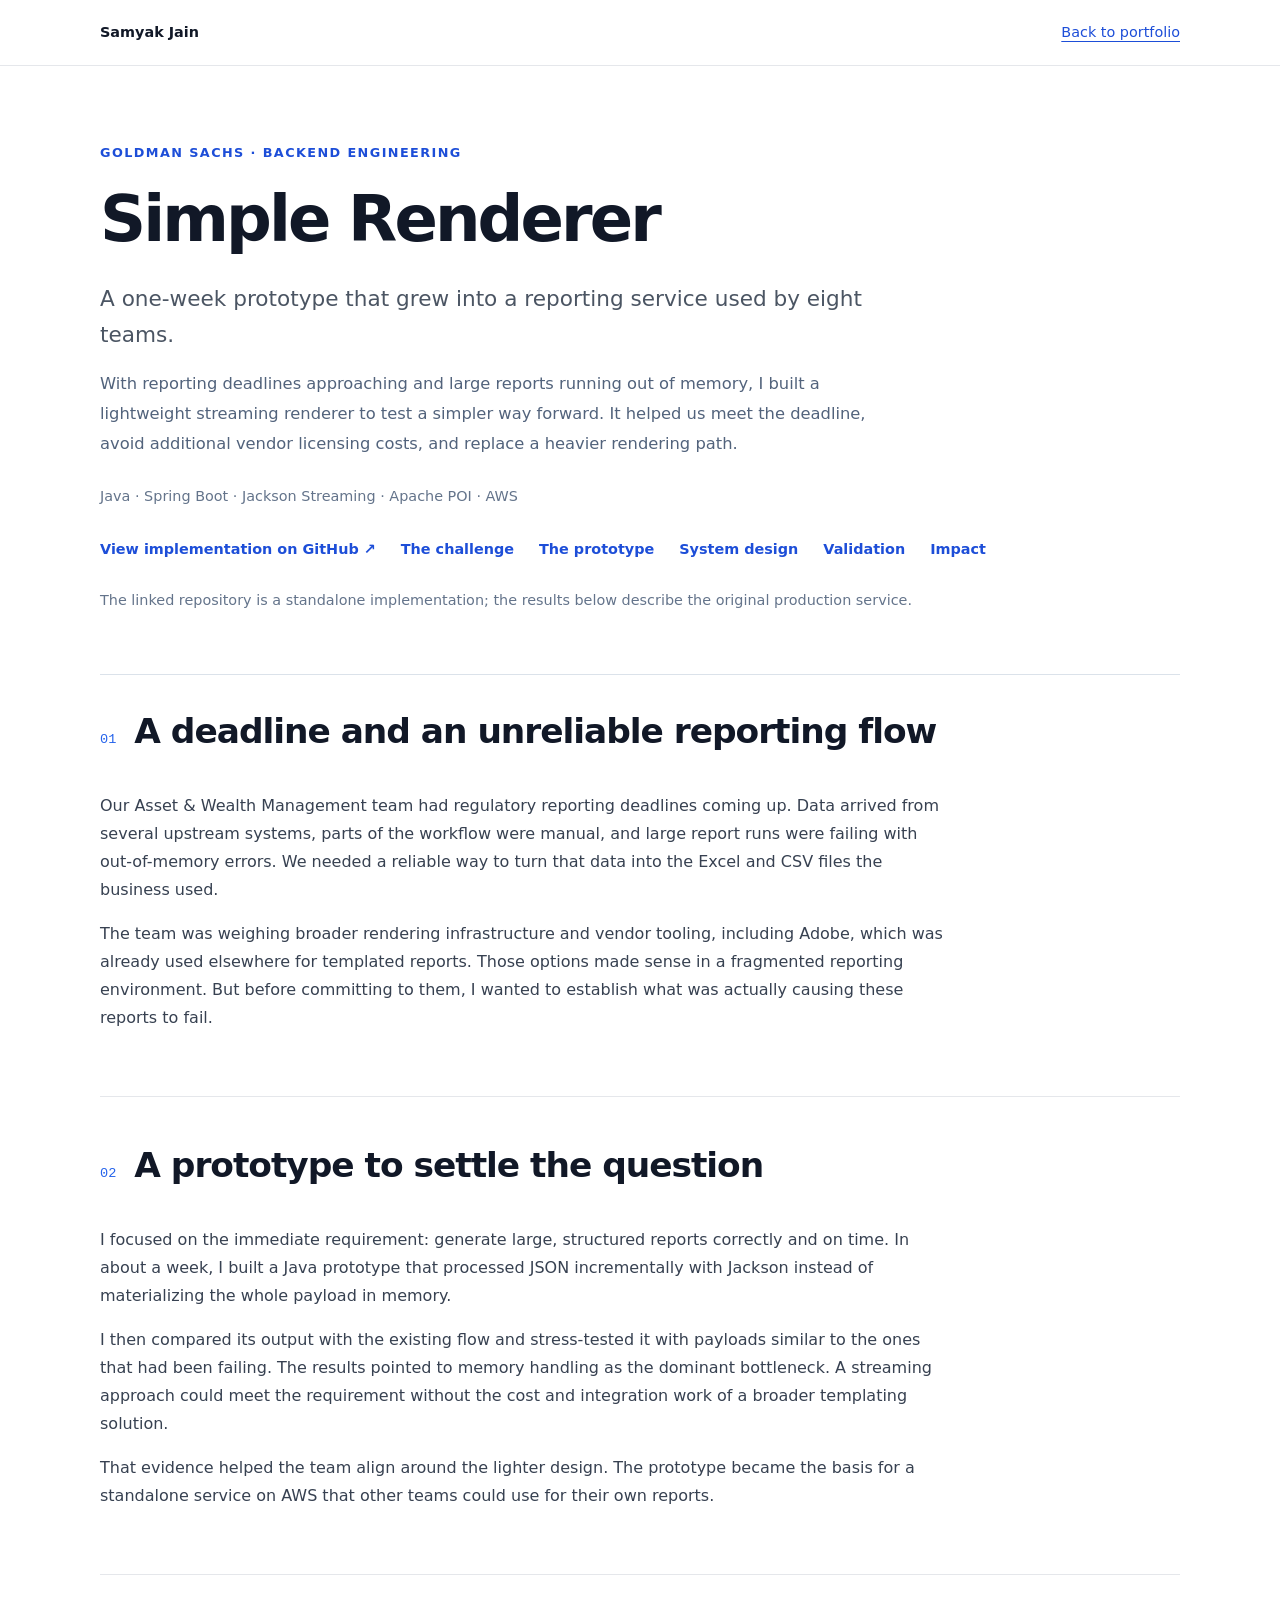
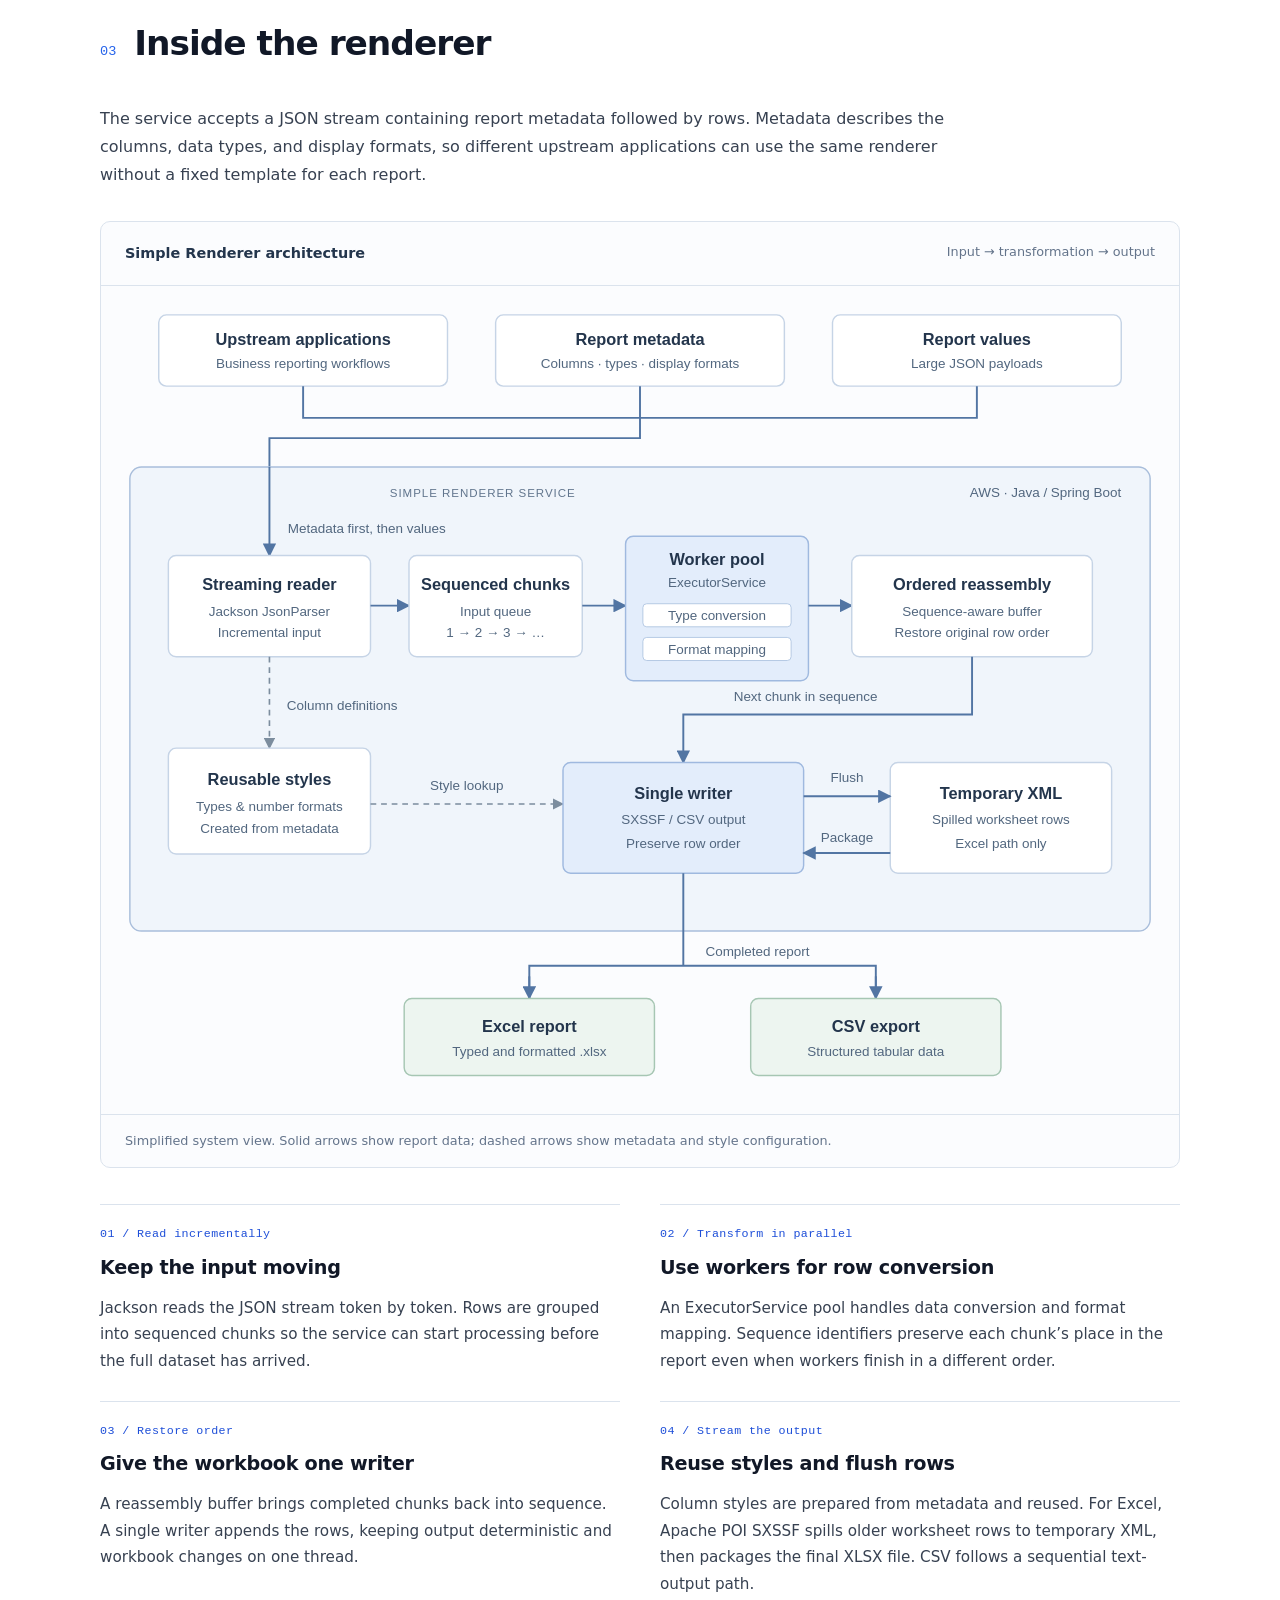
<file: projects/report-renderer.html>
<!doctype html>
<html lang="en"><head><meta charset="utf-8"><meta name="viewport" content="width=device-width, initial-scale=1"><meta http-equiv="refresh" content="0; url=simple-renderer.html"><title>Simple Renderer | Samyak Jain</title><link rel="stylesheet" href="../assets/site.css"></head><body><main class="container page-intro"><h1>Simple Renderer</h1><p>This project now has a full case study.</p><a href="simple-renderer.html">Read the Simple Renderer case study →</a></main></body></html>
</file>
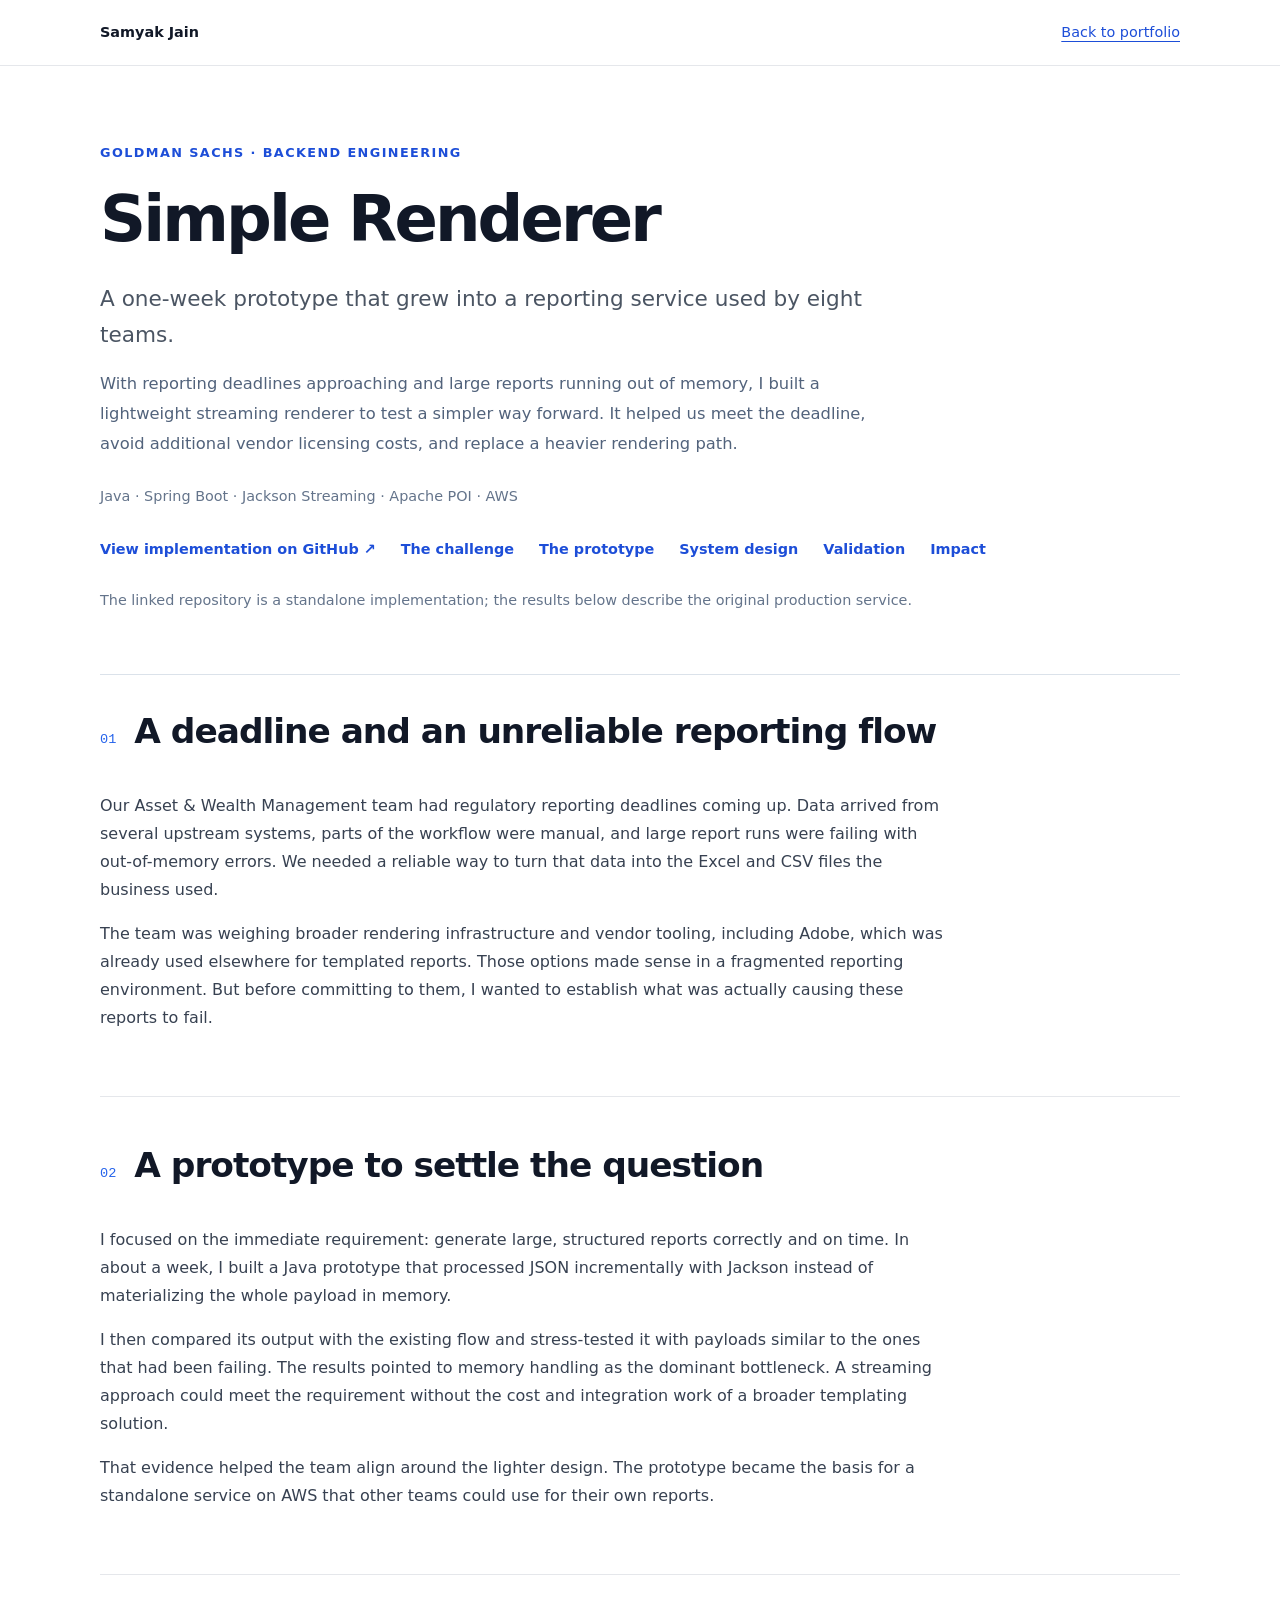
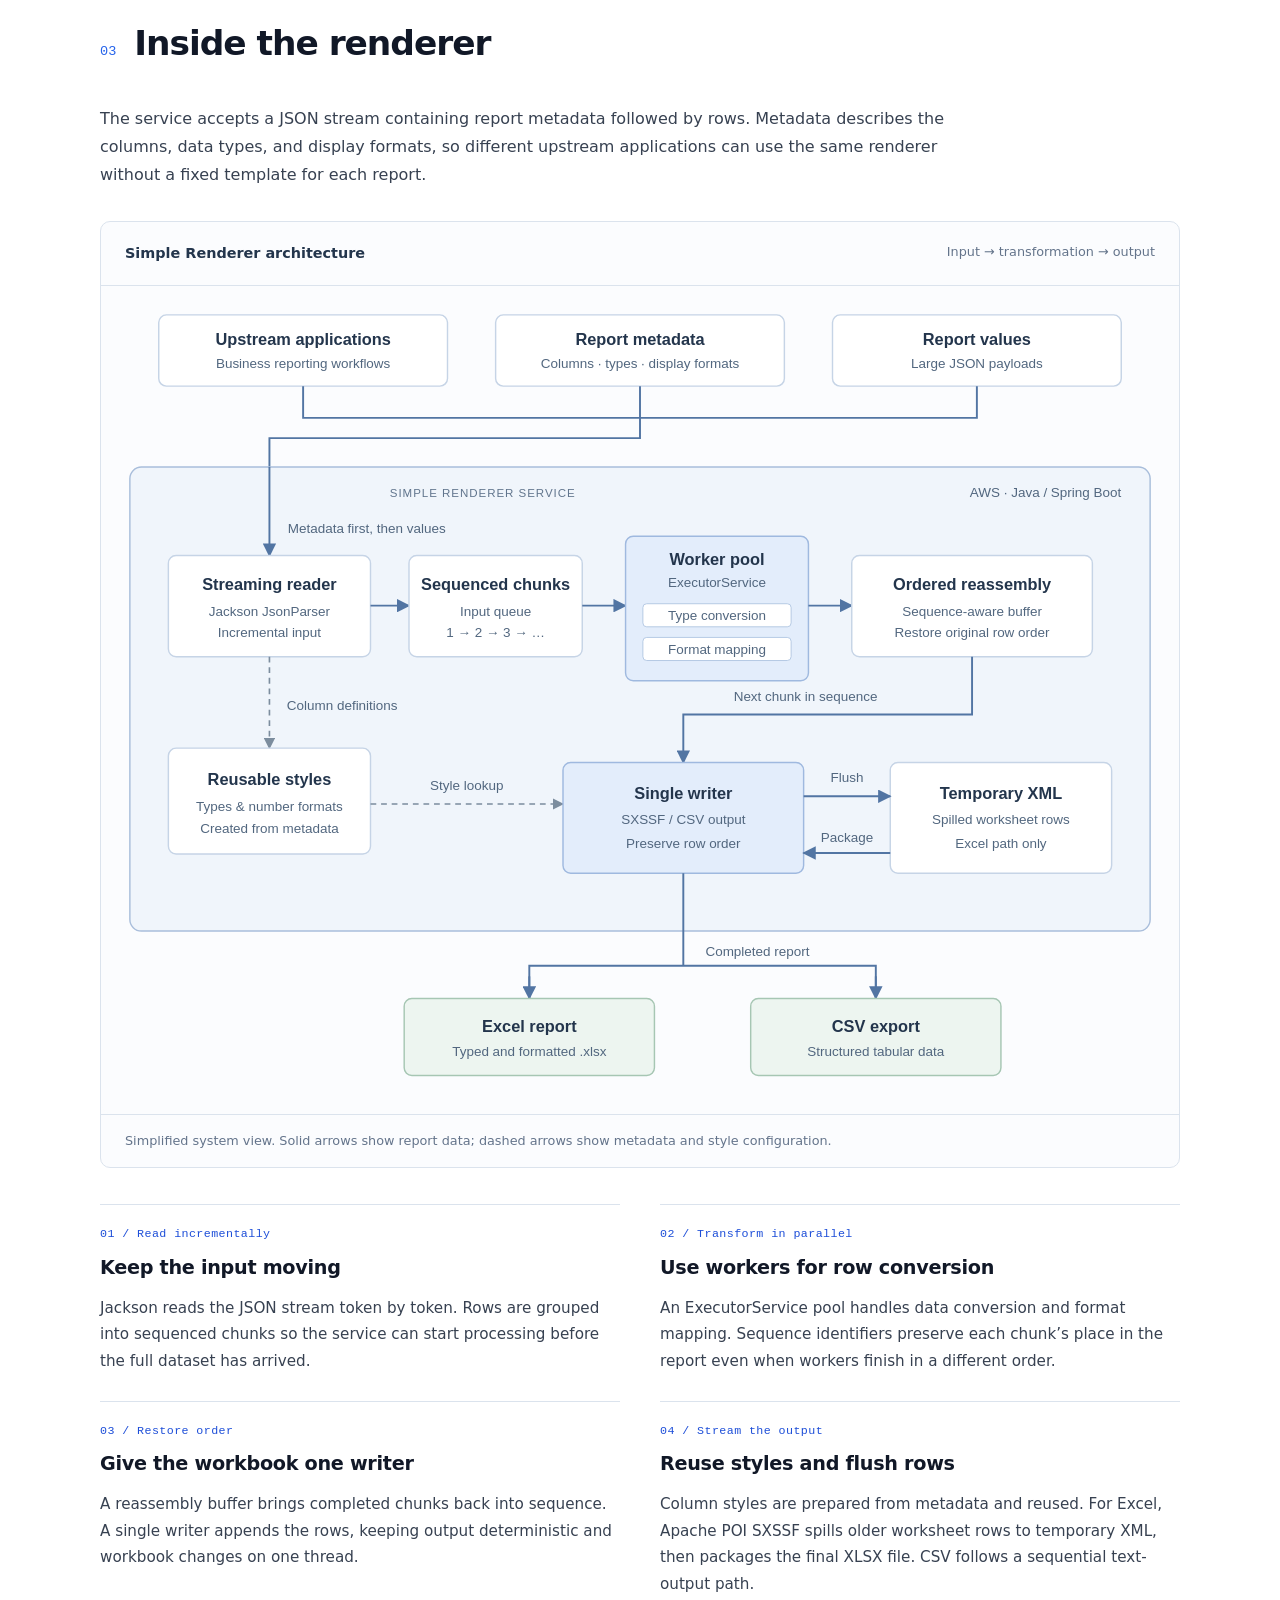
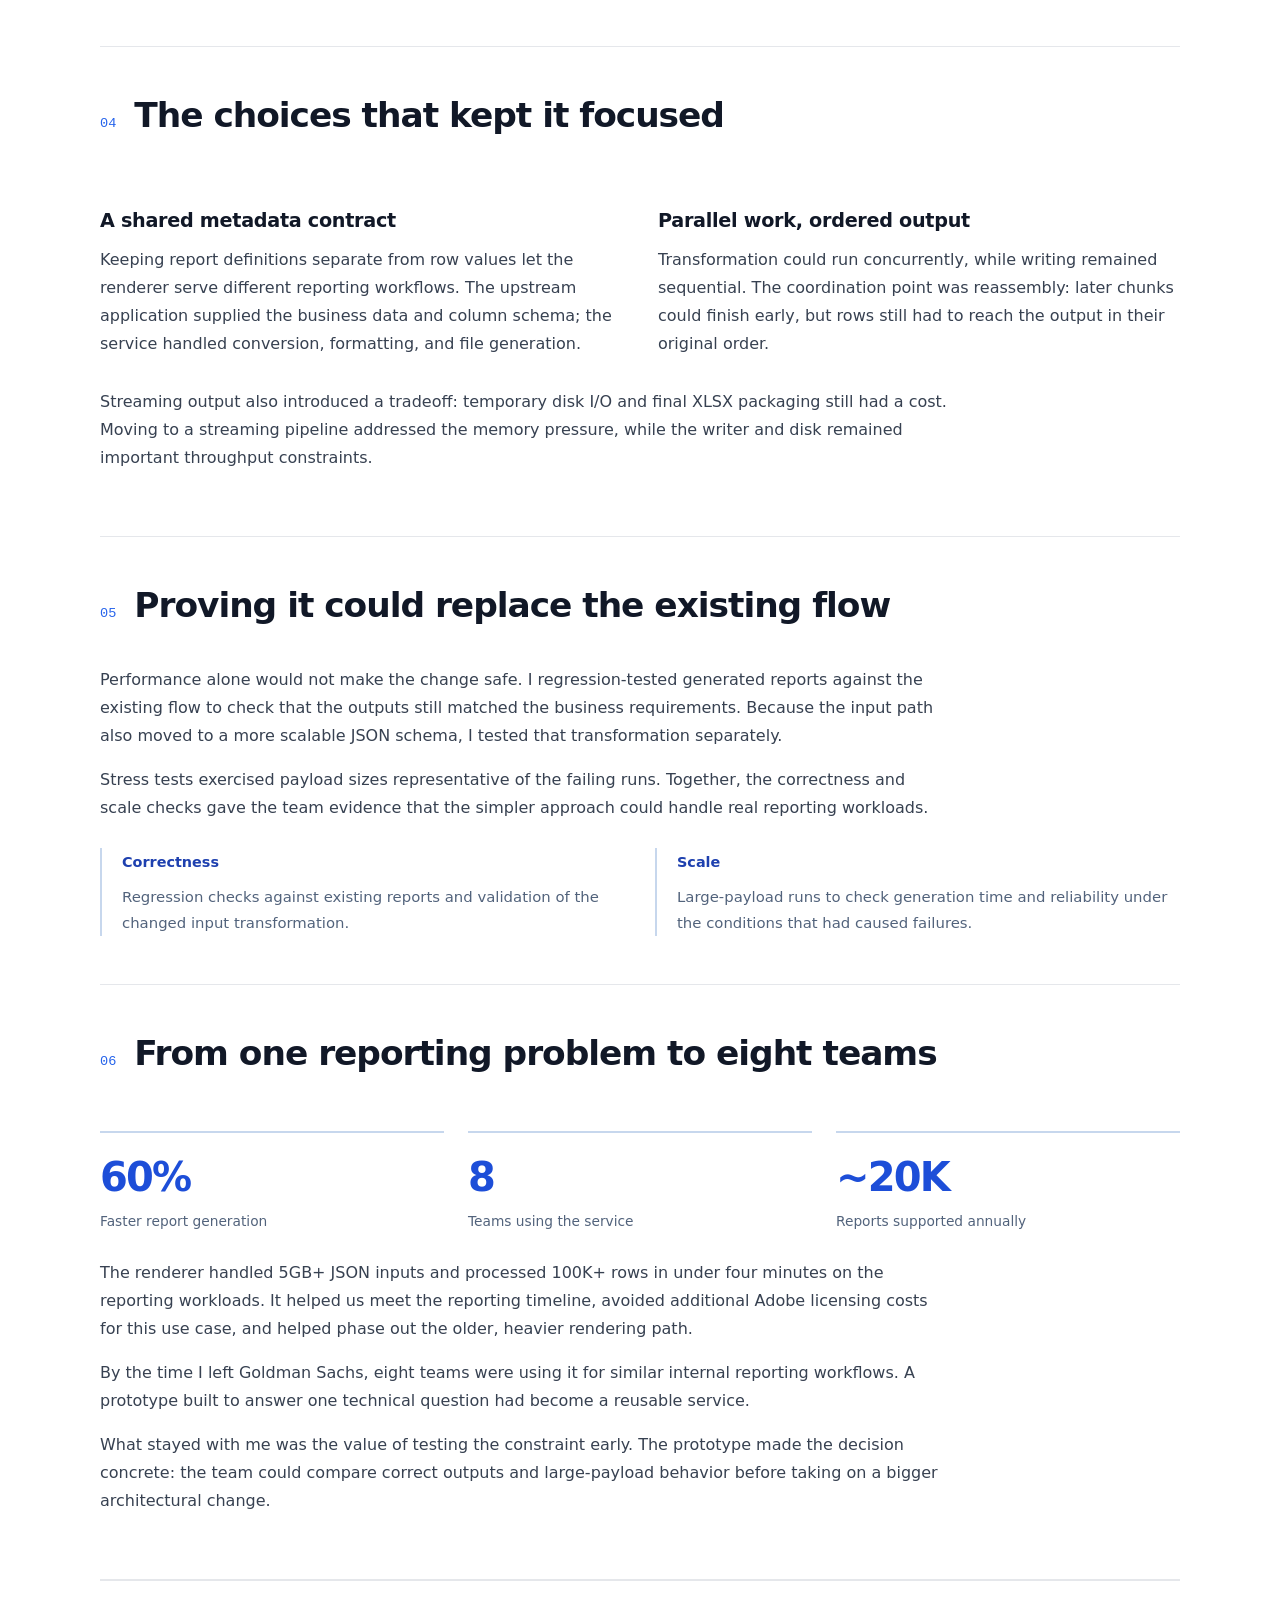
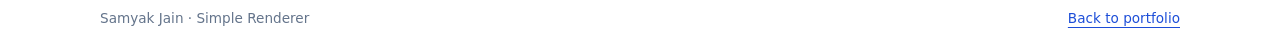
<file: projects/simple-renderer.html>
<!doctype html>
<html lang="en">
<head>
<meta charset="utf-8"><meta name="viewport" content="width=device-width, initial-scale=1">
<title>Simple Renderer | Samyak Jain</title>
<meta name="description" content="How a one-week streaming prototype became a reporting service used by eight teams at Goldman Sachs.">
<meta property="og:title" content="Simple Renderer | Samyak Jain"><meta property="og:description" content="From unreliable large reports to a shared service: the problem, design, and impact of Simple Renderer.">
<link rel="icon" href="../assets/favicon.svg" type="image/svg+xml">
<link rel="stylesheet" href="assets/rag-case-study.css"><link rel="stylesheet" href="assets/renderer-case-study.css">
<script data-goatcounter="https://samj.goatcounter.com/count" async src="https://gc.zgo.at/count.js"></script>
</head>
<body>
<a class="skip-link" href="#main">Skip to content</a>
<header class="site-header"><nav class="container" aria-label="Main navigation"><a class="name" href="../index.html">Samyak Jain</a><a href="../portfolio.html">Back to portfolio</a></nav></header>
<main class="container" id="main">
<div class="intro">
<p class="eyebrow">Goldman Sachs · Backend engineering</p>
<h1>Simple Renderer</h1>
<p class="standfirst">A one-week prototype that grew into a reporting service used by eight teams.</p>
<p class="intro-story">With reporting deadlines approaching and large reports running out of memory, I built a lightweight streaming renderer to test a simpler way forward. It helped us meet the deadline, avoid additional vendor licensing costs, and replace a heavier rendering path.</p>
<p class="byline">Java · Spring Boot · Jackson Streaming · Apache POI · AWS</p>
<div class="intro-links"><a href="https://github.com/samyakjain7776/simple-renderer">View implementation on GitHub ↗</a><a href="#context">The challenge</a><a href="#prototype">The prototype</a><a href="#architecture">System design</a><a href="#validation">Validation</a><a href="#impact">Impact</a></div>
<p class="byline">The linked repository is a standalone implementation; the results below describe the original production service.</p>
</div>
<section class="opening" id="context">
<div class="section-heading"><span>01</span><h2>A deadline and an unreliable reporting flow</h2></div>
<p>Our Asset &amp; Wealth Management team had regulatory reporting deadlines coming up. Data arrived from several upstream systems, parts of the workflow were manual, and large report runs were failing with out-of-memory errors. We needed a reliable way to turn that data into the Excel and CSV files the business used.</p>
<p>The team was weighing broader rendering infrastructure and vendor tooling, including Adobe, which was already used elsewhere for templated reports. Those options made sense in a fragmented reporting environment. But before committing to them, I wanted to establish what was actually causing these reports to fail.</p>
</section>
<section id="prototype">
<div class="section-heading"><span>02</span><h2>A prototype to settle the question</h2></div>
<p>I focused on the immediate requirement: generate large, structured reports correctly and on time. In about a week, I built a Java prototype that processed JSON incrementally with Jackson instead of materializing the whole payload in memory.</p>
<p>I then compared its output with the existing flow and stress-tested it with payloads similar to the ones that had been failing. The results pointed to memory handling as the dominant bottleneck. A streaming approach could meet the requirement without the cost and integration work of a broader templating solution.</p>
<p>That evidence helped the team align around the lighter design. The prototype became the basis for a standalone service on AWS that other teams could use for their own reports.</p>
</section>
<section id="architecture">
<div class="section-heading"><span>03</span><h2>Inside the renderer</h2></div>
<p>The service accepts a JSON stream containing report metadata followed by rows. Metadata describes the columns, data types, and display formats, so different upstream applications can use the same renderer without a fixed template for each report.</p>
<figure class="system-diagram">
<div class="diagram-heading"><span>Simple Renderer architecture</span><span>Input → transformation → output</span></div>
<div class="diagram-scroll" tabindex="0" role="region" aria-label="Static system architecture diagram; scroll horizontally on small screens"><img src="assets/simple-renderer-architecture.svg" width="1120" height="860" alt="Upstream applications send metadata and JSON values into the Java service on AWS. A streaming reader creates sequenced chunks for parallel workers. An ordered reassembly buffer feeds a single writer, which uses cached column styles and temporary worksheet XML to produce Excel or CSV reports."></div>
<figcaption>Simplified system view. Solid arrows show report data; dashed arrows show metadata and style configuration.</figcaption>
</figure>
<div class="design-grid">
<article><p class="design-number">01 / Read incrementally</p><h3>Keep the input moving</h3><p>Jackson reads the JSON stream token by token. Rows are grouped into sequenced chunks so the service can start processing before the full dataset has arrived.</p></article>
<article><p class="design-number">02 / Transform in parallel</p><h3>Use workers for row conversion</h3><p>An ExecutorService pool handles data conversion and format mapping. Sequence identifiers preserve each chunk’s place in the report even when workers finish in a different order.</p></article>
<article><p class="design-number">03 / Restore order</p><h3>Give the workbook one writer</h3><p>A reassembly buffer brings completed chunks back into sequence. A single writer appends the rows, keeping output deterministic and workbook changes on one thread.</p></article>
<article><p class="design-number">04 / Stream the output</p><h3>Reuse styles and flush rows</h3><p>Column styles are prepared from metadata and reused. For Excel, Apache POI SXSSF spills older worksheet rows to temporary XML, then packages the final XLSX file. CSV follows a sequential text-output path.</p></article>
</div>
</section>
<section id="decisions">
<div class="section-heading"><span>04</span><h2>The choices that kept it focused</h2></div>
<div class="two-columns"><article><h3>A shared metadata contract</h3><p>Keeping report definitions separate from row values let the renderer serve different reporting workflows. The upstream application supplied the business data and column schema; the service handled conversion, formatting, and file generation.</p></article><article><h3>Parallel work, ordered output</h3><p>Transformation could run concurrently, while writing remained sequential. The coordination point was reassembly: later chunks could finish early, but rows still had to reach the output in their original order.</p></article></div>
<p>Streaming output also introduced a tradeoff: temporary disk I/O and final XLSX packaging still had a cost. Moving to a streaming pipeline addressed the memory pressure, while the writer and disk remained important throughput constraints.</p>
</section>
<section id="validation">
<div class="section-heading"><span>05</span><h2>Proving it could replace the existing flow</h2></div>
<p>Performance alone would not make the change safe. I regression-tested generated reports against the existing flow to check that the outputs still matched the business requirements. Because the input path also moved to a more scalable JSON schema, I tested that transformation separately.</p>
<p>Stress tests exercised payload sizes representative of the failing runs. Together, the correctness and scale checks gave the team evidence that the simpler approach could handle real reporting workloads.</p>
<div class="validation-pair"><div><strong>Correctness</strong><p>Regression checks against existing reports and validation of the changed input transformation.</p></div><div><strong>Scale</strong><p>Large-payload runs to check generation time and reliability under the conditions that had caused failures.</p></div></div>
</section>
<section id="impact">
<div class="section-heading"><span>06</span><h2>From one reporting problem to eight teams</h2></div>
<dl class="impact-grid"><div><dt>Faster report generation</dt><dd>60%</dd></div><div><dt>Teams using the service</dt><dd>8</dd></div><div><dt>Reports supported annually</dt><dd>~20K</dd></div></dl>
<p>The renderer handled 5GB+ JSON inputs and processed 100K+ rows in under four minutes on the reporting workloads. It helped us meet the reporting timeline, avoided additional Adobe licensing costs for this use case, and helped phase out the older, heavier rendering path.</p>
<p>By the time I left Goldman Sachs, eight teams were using it for similar internal reporting workflows. A prototype built to answer one technical question had become a reusable service.</p>
<p>What stayed with me was the value of testing the constraint early. The prototype made the decision concrete: the team could compare correct outputs and large-payload behavior before taking on a bigger architectural change.</p>
</section>
</main><footer class="container"><span>Samyak Jain · Simple Renderer</span><a href="../portfolio.html">Back to portfolio</a></footer>
</body></html>
</file>
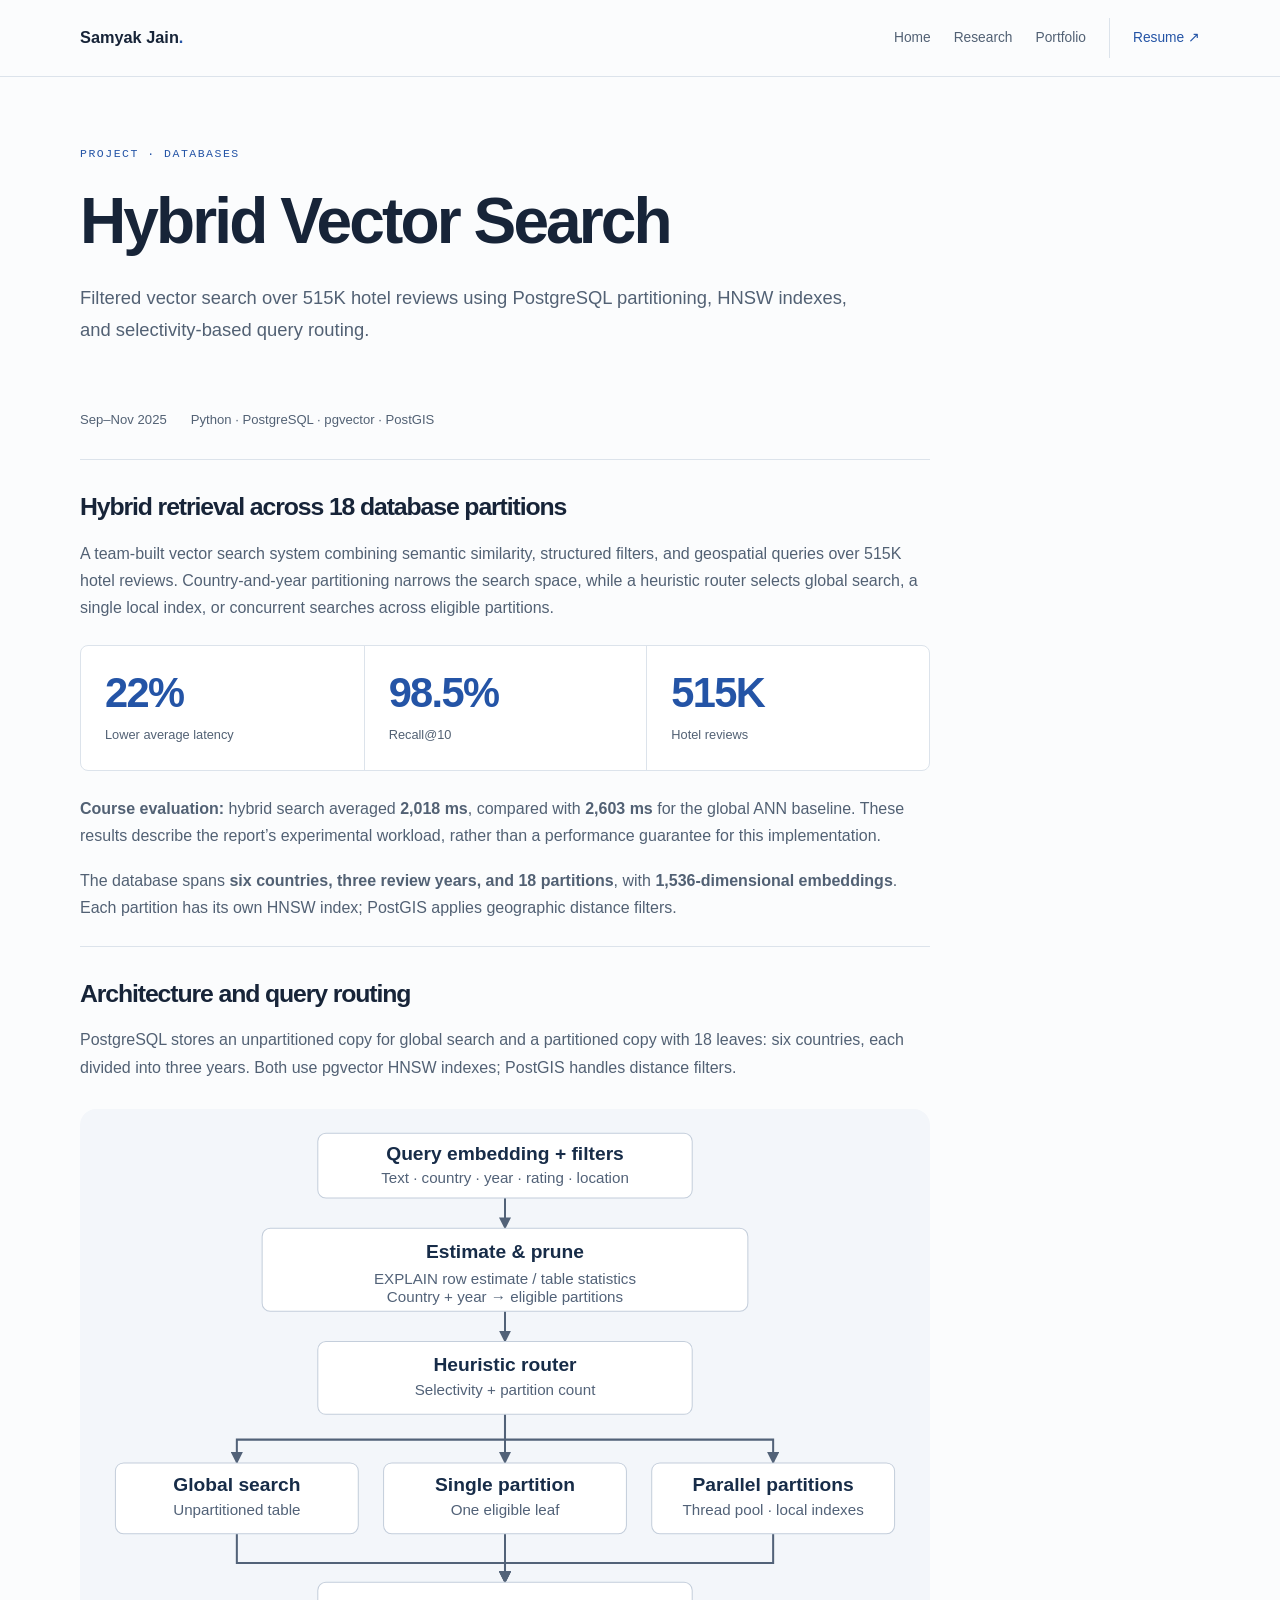
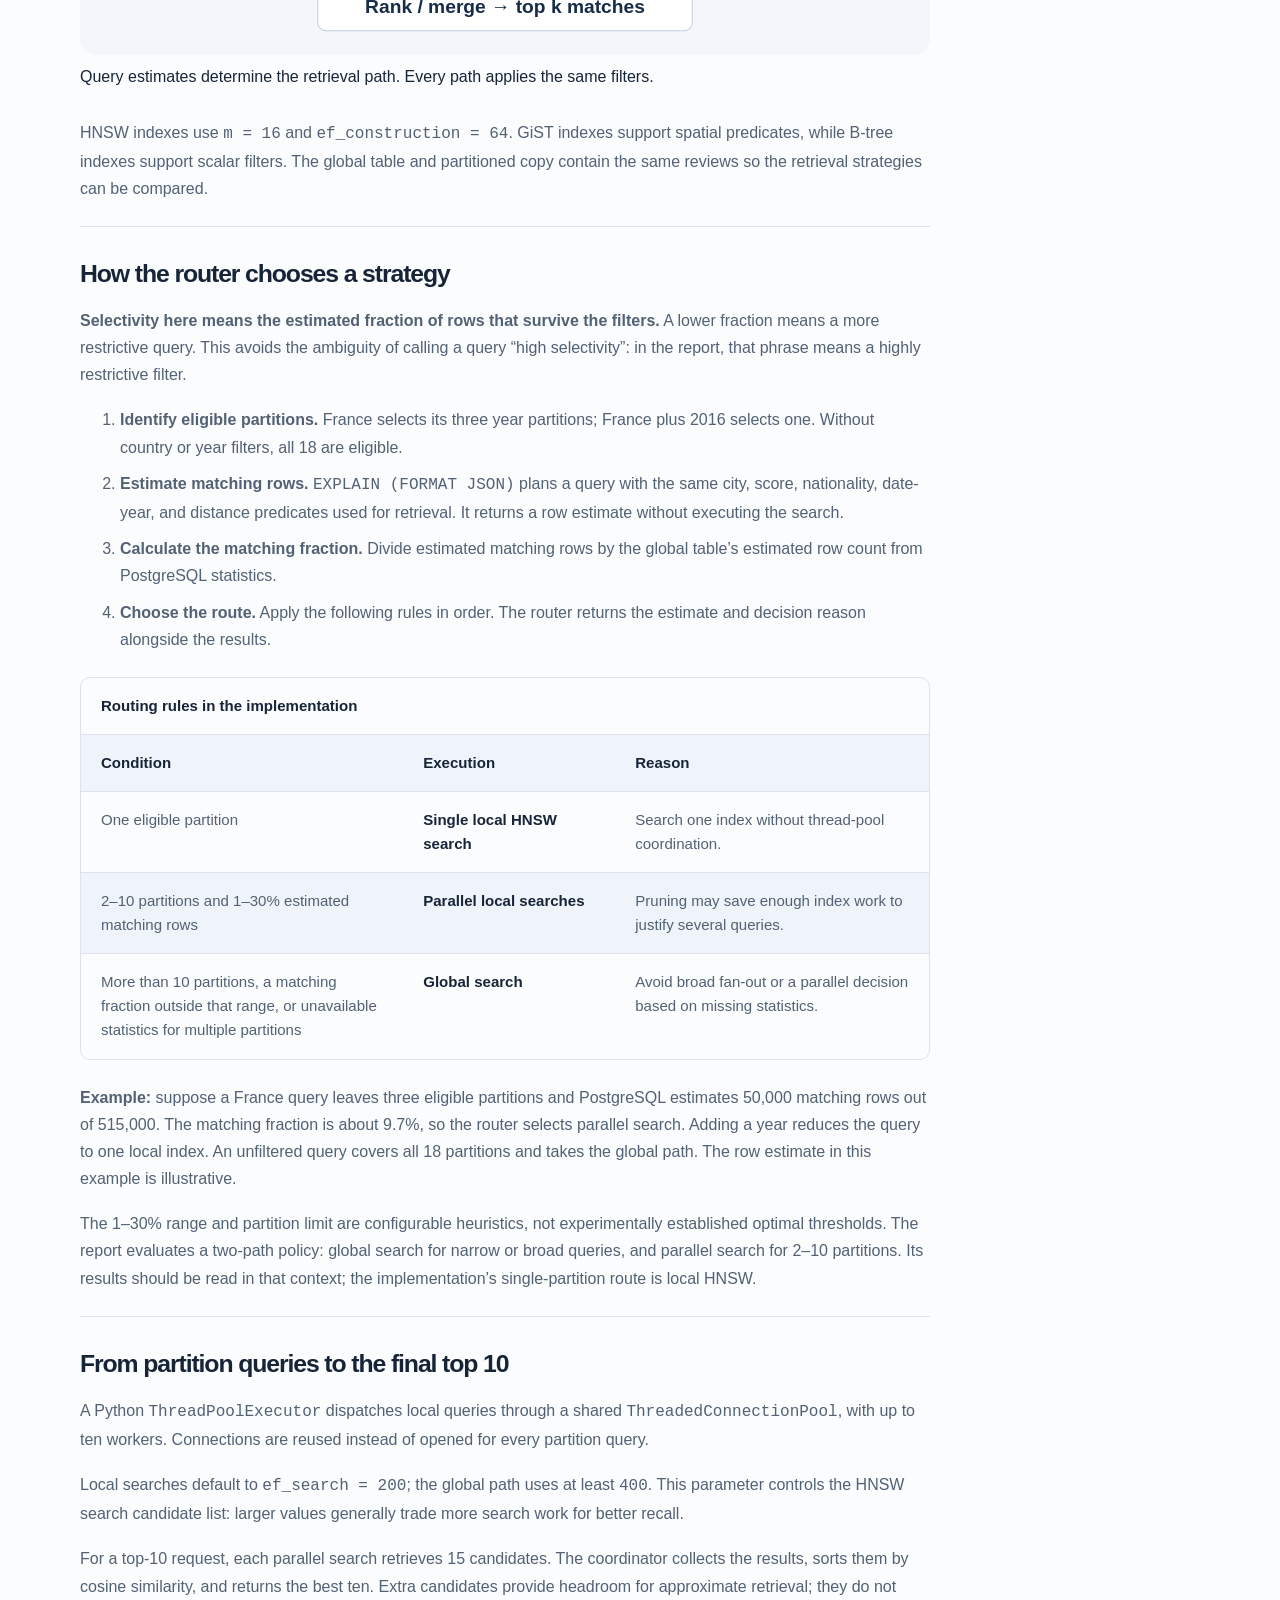
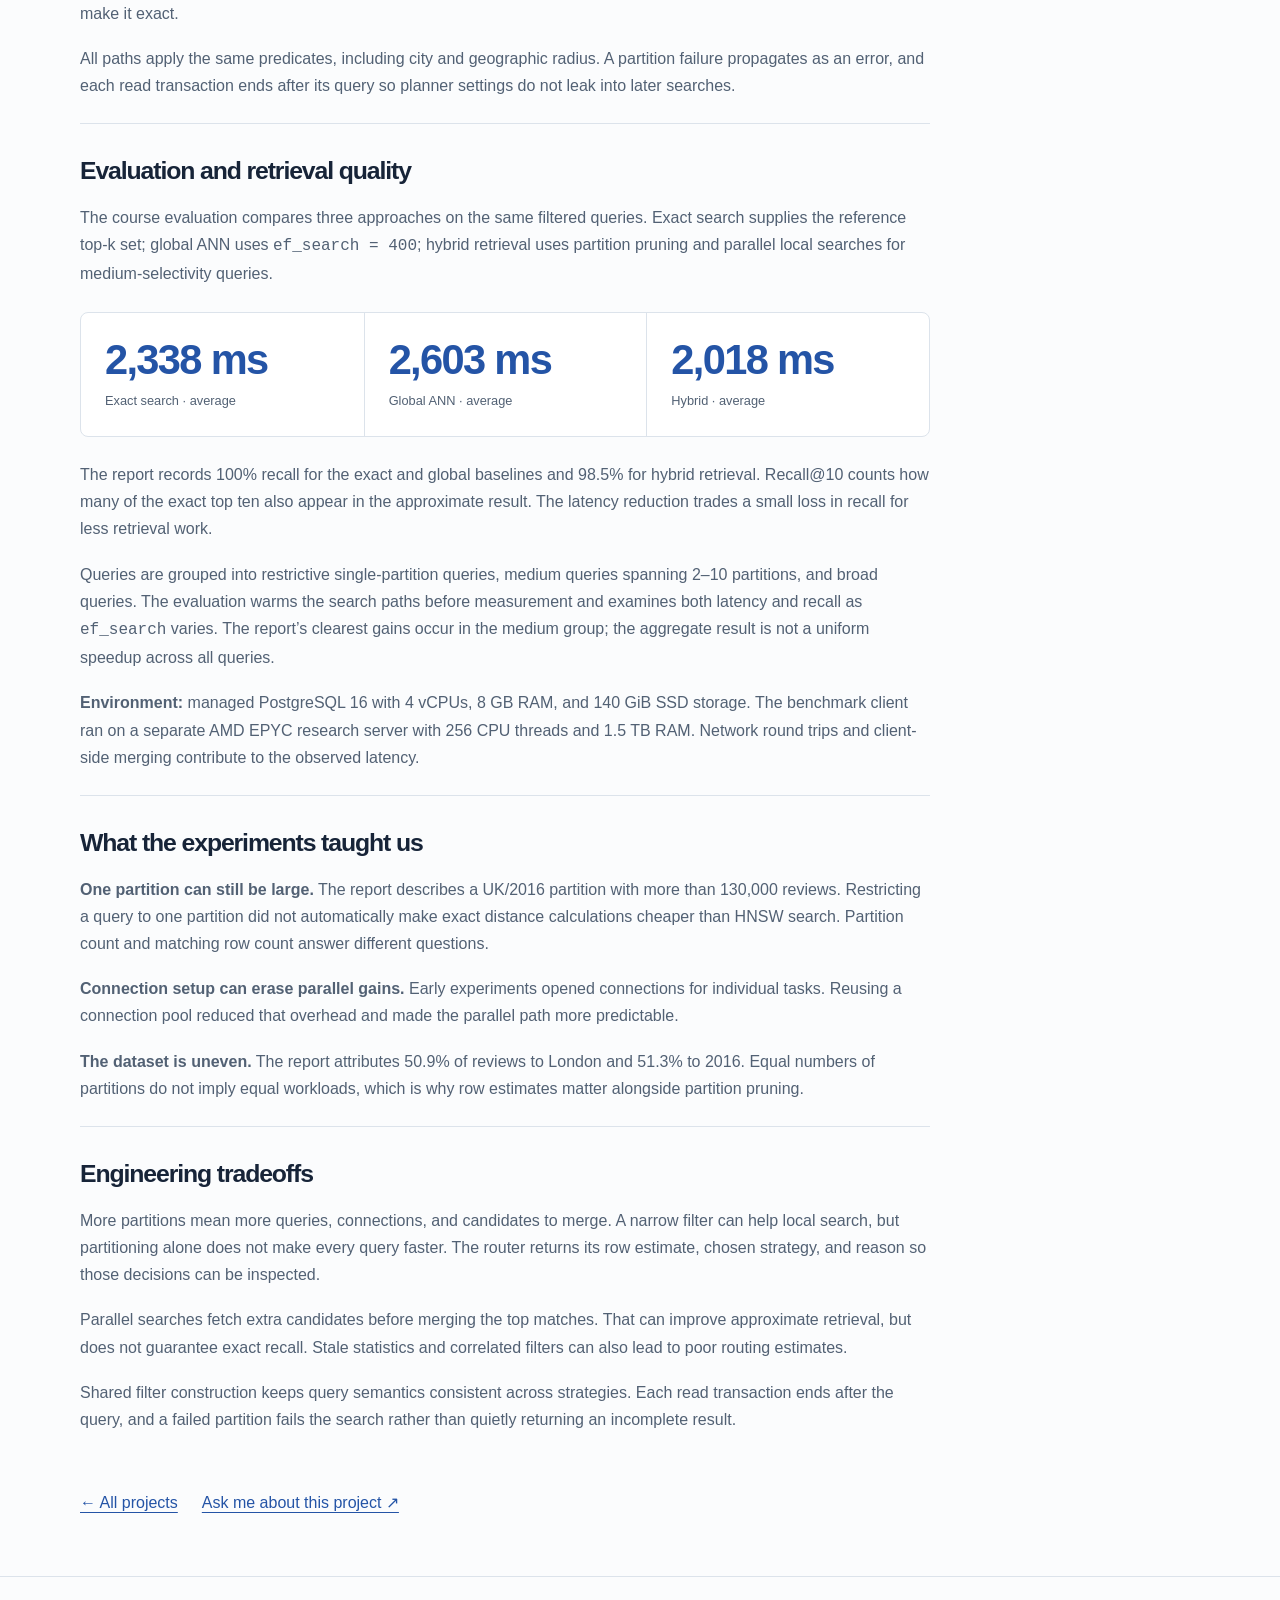
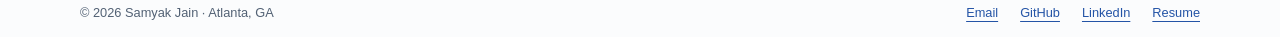
<file: projects/vector-search.html>
<!DOCTYPE html>
<html lang="en">
<head>
    <meta charset="UTF-8">
    <meta name="viewport" content="width=device-width, initial-scale=1.0">
    <title>Hybrid Vector Search | Samyak Jain</title>
    <meta name="description" content="Filtered vector search over 515K hotel reviews using PostgreSQL partitioning, HNSW indexes, and selectivity-based query routing.">
    <meta property="og:title" content="Hybrid Vector Search | Samyak Jain">
    <meta property="og:description" content="Filtered vector search over 515K hotel reviews using PostgreSQL partitioning, HNSW indexes, and selectivity-based query routing.">
    <meta property="og:type" content="website">
    <link rel="icon" href="../assets/favicon.svg" type="image/svg+xml">
    <link rel="stylesheet" href="../assets/site.css?v=routing-table-1">
    <script defer src="../assets/site.js"></script>
<script data-goatcounter="https://samj.goatcounter.com/count" async src="https://gc.zgo.at/count.js"></script>
</head>
<body>
<a class="skip-link" href="#main">Skip to content</a>
<header class="site-header">
    <nav class="container navigation" aria-label="Main navigation">
        <a class="name" href="../index.html">Samyak Jain<span>.</span></a>
        <button class="menu-toggle" type="button" aria-expanded="false" aria-controls="navigation-links">Menu</button>
        <div class="nav-links" id="navigation-links"><a href="../index.html">Home</a><a href="../index.html#research">Research</a><a href="../portfolio.html">Portfolio</a><a class="resume-link" href="../assets/SamyakJain_Resume.pdf">Resume ↗</a></div>
    </nav>
</header>
<main class="container" id="main"><div class="page-intro"><p class="eyebrow">Project · Databases</p><h1>Hybrid Vector Search</h1><p class="standfirst">Filtered vector search over 515K hotel reviews using PostgreSQL partitioning, HNSW indexes, and selectivity-based query routing.</p></div><article class="article">
<div class="project-facts"><span>Sep–Nov 2025</span><span>Python · PostgreSQL · pgvector · PostGIS</span></div>
<section><h2>Hybrid retrieval across 18 database partitions</h2>
<p>A team-built vector search system combining semantic similarity, structured filters, and geospatial queries over 515K hotel reviews. Country-and-year partitioning narrows the search space, while a heuristic router selects global search, a single local index, or concurrent searches across eligible partitions.</p>
<dl class="project-metrics"><div><dt>Lower average latency</dt><dd>22%</dd></div><div><dt>Recall@10</dt><dd>98.5%</dd></div><div><dt>Hotel reviews</dt><dd>515K</dd></div></dl>
<p><strong>Course evaluation:</strong> hybrid search averaged <strong>2,018 ms</strong>, compared with <strong>2,603 ms</strong> for the global ANN baseline. These results describe the report’s experimental workload, rather than a performance guarantee for this implementation.</p>
<p>The database spans <strong>six countries, three review years, and 18 partitions</strong>, with <strong>1,536-dimensional embeddings</strong>. Each partition has its own HNSW index; PostGIS applies geographic distance filters.</p></section>
<section id="architecture"><h2>Architecture and query routing</h2>
<p>PostgreSQL stores an unpartitioned copy for global search and a partitioned copy with 18 leaves: six countries, each divided into three years. Both use pgvector HNSW indexes; PostGIS handles distance filters.</p>
<figure style="margin:28px 0"><img src="assets/vector-search-architecture.svg" alt="Query text is embedded and filters are passed to a selectivity estimator. A heuristic router selects global search, one local partition, or parallel local partitions. Results are merged into the top k matches." style="width:100%;height:auto" width="840" height="540"><figcaption>Query estimates determine the retrieval path. Every path applies the same filters.</figcaption></figure>
<p>HNSW indexes use <code>m = 16</code> and <code>ef_construction = 64</code>. GiST indexes support spatial predicates, while B-tree indexes support scalar filters. The global table and partitioned copy contain the same reviews so the retrieval strategies can be compared.</p></section>
<section id="routing"><h2>How the router chooses a strategy</h2>
<p><strong>Selectivity here means the estimated fraction of rows that survive the filters.</strong> A lower fraction means a more restrictive query. This avoids the ambiguity of calling a query “high selectivity”: in the report, that phrase means a highly restrictive filter.</p>
<ol><li><strong>Identify eligible partitions.</strong> France selects its three year partitions; France plus 2016 selects one. Without country or year filters, all 18 are eligible.</li><li><strong>Estimate matching rows.</strong> <code>EXPLAIN (FORMAT JSON)</code> plans a query with the same city, score, nationality, date-year, and distance predicates used for retrieval. It returns a row estimate without executing the search.</li><li><strong>Calculate the matching fraction.</strong> Divide estimated matching rows by the global table’s estimated row count from PostgreSQL statistics.</li><li><strong>Choose the route.</strong> Apply the following rules in order. The router returns the estimate and decision reason alongside the results.</li></ol>
<div class="table-scroll" role="region" aria-label="Routing rules" tabindex="0"><table class="routing-table"><caption>Routing rules in the implementation</caption><thead><tr><th scope="col">Condition</th><th scope="col">Execution</th><th scope="col">Reason</th></tr></thead><tbody>
<tr><td>One eligible partition</td><td>Single local HNSW search</td><td>Search one index without thread-pool coordination.</td></tr>
<tr><td>2–10 partitions and 1–30% estimated matching rows</td><td>Parallel local searches</td><td>Pruning may save enough index work to justify several queries.</td></tr>
<tr><td>More than 10 partitions, a matching fraction outside that range, or unavailable statistics for multiple partitions</td><td>Global search</td><td>Avoid broad fan-out or a parallel decision based on missing statistics.</td></tr>
</tbody></table></div>
<p><strong>Example:</strong> suppose a France query leaves three eligible partitions and PostgreSQL estimates 50,000 matching rows out of 515,000. The matching fraction is about 9.7%, so the router selects parallel search. Adding a year reduces the query to one local index. An unfiltered query covers all 18 partitions and takes the global path. The row estimate in this example is illustrative.</p>
<p>The 1–30% range and partition limit are configurable heuristics, not experimentally established optimal thresholds. The report evaluates a two-path policy: global search for narrow or broad queries, and parallel search for 2–10 partitions. Its results should be read in that context; the implementation’s single-partition route is local HNSW.</p></section>
<section><h2>From partition queries to the final top 10</h2>
<p>A Python <code>ThreadPoolExecutor</code> dispatches local queries through a shared <code>ThreadedConnectionPool</code>, with up to ten workers. Connections are reused instead of opened for every partition query.</p>
<p>Local searches default to <code>ef_search = 200</code>; the global path uses at least <code>400</code>. This parameter controls the HNSW search candidate list: larger values generally trade more search work for better recall.</p>
<p>For a top-10 request, each parallel search retrieves 15 candidates. The coordinator collects the results, sorts them by cosine similarity, and returns the best ten. Extra candidates provide headroom for approximate retrieval; they do not make it exact.</p>
<p>All paths apply the same predicates, including city and geographic radius. A partition failure propagates as an error, and each read transaction ends after its query so planner settings do not leak into later searches.</p></section>
<section><h2>Evaluation and retrieval quality</h2>
<p>The course evaluation compares three approaches on the same filtered queries. Exact search supplies the reference top-k set; global ANN uses <code>ef_search = 400</code>; hybrid retrieval uses partition pruning and parallel local searches for medium-selectivity queries.</p>
<dl class="project-metrics"><div><dt>Exact search · average</dt><dd>2,338 ms</dd></div><div><dt>Global ANN · average</dt><dd>2,603 ms</dd></div><div><dt>Hybrid · average</dt><dd>2,018 ms</dd></div></dl>
<p>The report records 100% recall for the exact and global baselines and 98.5% for hybrid retrieval. Recall@10 counts how many of the exact top ten also appear in the approximate result. The latency reduction trades a small loss in recall for less retrieval work.</p>
<p>Queries are grouped into restrictive single-partition queries, medium queries spanning 2–10 partitions, and broad queries. The evaluation warms the search paths before measurement and examines both latency and recall as <code>ef_search</code> varies. The report’s clearest gains occur in the medium group; the aggregate result is not a uniform speedup across all queries.</p>
<p><strong>Environment:</strong> managed PostgreSQL 16 with 4 vCPUs, 8 GB RAM, and 140 GiB SSD storage. The benchmark client ran on a separate AMD EPYC research server with 256 CPU threads and 1.5 TB RAM. Network round trips and client-side merging contribute to the observed latency.</p></section>
<section><h2>What the experiments taught us</h2>
<p><strong>One partition can still be large.</strong> The report describes a UK/2016 partition with more than 130,000 reviews. Restricting a query to one partition did not automatically make exact distance calculations cheaper than HNSW search. Partition count and matching row count answer different questions.</p>
<p><strong>Connection setup can erase parallel gains.</strong> Early experiments opened connections for individual tasks. Reusing a connection pool reduced that overhead and made the parallel path more predictable.</p>
<p><strong>The dataset is uneven.</strong> The report attributes 50.9% of reviews to London and 51.3% to 2016. Equal numbers of partitions do not imply equal workloads, which is why row estimates matter alongside partition pruning.</p></section>
<section><h2>Engineering tradeoffs</h2>
<p>More partitions mean more queries, connections, and candidates to merge. A narrow filter can help local search, but partitioning alone does not make every query faster. The router returns its row estimate, chosen strategy, and reason so those decisions can be inspected.</p>
<p>Parallel searches fetch extra candidates before merging the top matches. That can improve approximate retrieval, but does not guarantee exact recall. Stale statistics and correlated filters can also lead to poor routing estimates.</p>
<p>Shared filter construction keeps query semantics consistent across strategies. Each read transaction ends after the query, and a failed partition fails the search rather than quietly returning an incomplete result.</p></section>
<div class="article-links"><a href="../portfolio.html">← All projects</a><a href="mailto:samyak.jain7776@gmail.com">Ask me about this project ↗</a></div></article></main><footer class="site-footer"><div class="container footer-inner">
    <span>© 2026 Samyak Jain · Atlanta, GA</span>
    <div class="footer-links"><a href="mailto:samyak.jain7776@gmail.com">Email</a><a href="https://github.com/samyakjain7776">GitHub</a><a href="https://www.linkedin.com/in/samyakjain7776/">LinkedIn</a><a href="../assets/SamyakJain_Resume.pdf">Resume</a></div>
</div></footer>
</body>
</html>
</file>
<file: assets/site.css>
:root { --ink:#172438; --muted:#526174; --blue:#2454a6; --line:#dce3eb; --paper:#fbfcfd; --wash:#eff4fa; font-family:Inter,-apple-system,BlinkMacSystemFont,"Segoe UI",sans-serif; color:var(--ink); background:var(--paper); font-size:16px; line-height:1.7; font-synthesis:none; }
* { box-sizing:border-box; }
html { scroll-behavior:smooth; scroll-padding-top:100px; }
body { margin:0; }
a { color:var(--blue); text-underline-offset:4px; }
a:hover { text-decoration-thickness:2px; }
a, button, summary { -webkit-tap-highlight-color:transparent; }
:focus-visible { outline:3px solid var(--blue); outline-offset:5px; }
h1,h2,h3,h4 { line-height:1.2; font-weight:650; }
h1,h2 { letter-spacing:-.045em; }
h2 { font-size:clamp(1.8rem,4vw,2.5rem); margin:0; }
h3 { font-size:1.3rem; letter-spacing:-.025em; margin:0 0 12px; }
p { margin:0 0 18px; }
ul { padding-left:20px; }
li + li { margin-top:9px; }
.container { width:min(1120px,calc(100% - 64px)); margin-inline:auto; }
.skip-link { position:absolute; top:-80px; left:20px; z-index:100; background:white; padding:10px 18px; }
.skip-link:focus { top:12px; }
.site-header { position:sticky; top:0; z-index:20; background:rgba(251,252,253,.97); border-bottom:1px solid var(--line); }
.navigation { min-height:76px; display:flex; align-items:center; justify-content:space-between; gap:28px; position:relative; }
.name { color:var(--ink); text-decoration:none; font-size:1.02rem; font-weight:700; white-space:nowrap; }
.name span { color:var(--blue); }
.nav-links { display:flex; align-items:center; gap:23px; }
.nav-links a { color:var(--muted); text-decoration:none; font-size:.86rem; padding:8px 0; }
.nav-links a:hover,.nav-links a[aria-current] { color:var(--blue); text-decoration:underline; }
.nav-links .resume-link { color:var(--blue); border-left:1px solid var(--line); padding-left:23px; }
.menu-toggle { display:none; font:inherit; border:1px solid var(--line); border-radius:5px; background:white; padding:7px 14px; color:var(--ink); cursor:pointer; }
.hero { display:grid; grid-template-columns:minmax(0,1fr) 270px; gap:70px; align-items:center; padding:92px 0 80px; }
.eyebrow { font:500 .72rem/1.6 ui-monospace,SFMono-Regular,Consolas,monospace; text-transform:uppercase; letter-spacing:.13em; color:var(--blue); margin:0 0 20px; }
.hero h1 { font-size:clamp(3.3rem,6.5vw,5.3rem); margin:0 0 24px; line-height:1.04; }
.hero .role { font-size:clamp(1.35rem,2.6vw,1.8rem); line-height:1.4; max-width:640px; margin-bottom:22px; }
.hero .intro-copy { font-size:1.06rem; max-width:620px; color:var(--muted); }
.actions { display:flex; align-items:center; flex-wrap:wrap; gap:16px 24px; margin-top:30px; }
.button { display:inline-flex; align-items:center; justify-content:center; padding:11px 20px; background:var(--blue); color:white; border:1px solid var(--blue); border-radius:5px; font-size:.9rem; font-weight:600; text-decoration:none; }
.button:hover { background:#193f82; }
.text-link { font-size:.9rem; font-weight:600; }
.hero-aside { border-left:1px solid var(--line); padding-left:28px; }
.hero-aside .aside-item + .aside-item { margin-top:30px; }
.aside-label { display:block; color:var(--muted); font:.7rem ui-monospace,monospace; text-transform:uppercase; letter-spacing:.1em; margin-bottom:8px; }
.hero-aside strong { display:block; font-size:.95rem; font-weight:600; }
.hero-aside p { font-size:.88rem; color:var(--muted); margin:4px 0 0; }
.section { padding:70px 0; border-top:1px solid var(--line); }
.section-heading { display:flex; justify-content:space-between; align-items:end; gap:24px; margin-bottom:32px; }
.section-heading .eyebrow { margin-bottom:10px; }
.section-note { max-width:510px; color:var(--muted); margin:15px 0 0; }
.project-grid { display:grid; grid-template-columns:repeat(3,minmax(0,1fr)); gap:20px; }
.project-card { display:flex; flex-direction:column; position:relative; background:white; border:1px solid var(--line); border-radius:8px; padding:27px; color:var(--ink); text-decoration:none; transition:border-color .2s,transform .2s; }
.project-card:hover { border-color:#849fc7; transform:translateY(-3px); }
.project-card .eyebrow { font-size:.66rem; margin-bottom:19px; }
.project-card h3 { font-size:1.32rem; line-height:1.28; }
.project-card p { font-size:.93rem; color:var(--muted); }
.project-card .result { border-top:1px solid var(--line); padding-top:16px; color:var(--ink); margin-top:auto; margin-bottom:18px; font-size:.87rem; }
.card-footer { display:flex; align-items:center; justify-content:space-between; gap:15px; font-size:.81rem; font-weight:600; color:var(--blue); }
.card-footer span:last-child { font-size:1.2rem; }
.research-entry { display:grid; grid-template-columns:220px minmax(0,1fr); gap:40px; padding:30px 0; border-top:1px solid var(--line); }
.research-entry:first-of-type { border-top:0; padding-top:4px; }
.research-entry .org { font-weight:600; margin-bottom:5px; }
.meta { font-size:.85rem; color:var(--muted); }
.research-entry p:not(.org) { color:var(--muted); }
.status { display:inline-block; border:1px solid var(--line); padding:2px 8px; color:var(--muted); border-radius:4px; font-size:.72rem; margin:10px 0; }
.research-entry.planned { padding-bottom:0; }
.research-entry.planned h3 { font-size:1.15rem; }
.experience-row { display:grid; grid-template-columns:220px minmax(0,1fr); gap:40px; padding:30px 0; border-top:1px solid var(--line); }
.experience-row:first-of-type { border-top:0; padding-top:4px; }
.experience-row ul { margin:18px 0 0; color:var(--muted); }
.experience-row .company { font-weight:650; font-size:1.12rem; margin-bottom:7px; }
.experience-row:last-child { padding-bottom:0; }
.skills-grid { display:grid; grid-template-columns:repeat(3,minmax(0,1fr)); gap:30px 40px; }
.skills-grid h3 { font-size:.93rem; margin-bottom:10px; }
.skills-grid p { font-size:.93rem; color:var(--muted); margin:0; }
.foundations { border-top:1px solid var(--line); padding-top:24px; margin:30px 0 0; font-size:.9rem; color:var(--muted); }
.foundations strong { color:var(--ink); }
.about-layout { display:grid; grid-template-columns:1.1fr 1fr; gap:70px; }
.about-copy p { color:var(--muted); }
.education { margin-top:32px; }
.education h3 { font-size:1rem; }
.education p { font-size:.9rem; }
.teaching { scroll-margin-top:100px; }
.teaching h3 { font-size:1.2rem; margin-bottom:23px; }
.teaching-entry { padding:17px 0; border-top:1px solid var(--line); }
.teaching-entry h4 { font-size:.96rem; margin:0 0 8px; }
.teaching-entry p { font-size:.9rem; color:var(--muted); margin:0; }
.extra-notes { margin-top:25px; }
.extra-notes summary { cursor:pointer; color:var(--blue); font-size:.9rem; font-weight:600; }
.extra-notes ul { font-size:.9rem; color:var(--muted); }
.contact { display:flex; justify-content:space-between; gap:32px; align-items:center; }
.contact p { margin:18px 0 0; max-width:580px; color:var(--muted); }
.site-footer { border-top:1px solid var(--line); padding:25px 0; }
.footer-inner { display:flex; justify-content:space-between; gap:20px; flex-wrap:wrap; font-size:.8rem; color:var(--muted); }
.footer-links { display:flex; flex-wrap:wrap; gap:22px; }
.page-intro { padding:68px 0 46px; max-width:800px; }
.page-intro h1 { font-size:clamp(2.5rem,6vw,4rem); margin:0 0 22px; }
.page-intro .standfirst { font-size:1.15rem; color:var(--muted); }
.collection { padding-bottom:64px; }
.collection h2 { font-size:1.4rem; margin:42px 0 24px; }
.collection .older-grid { grid-template-columns:repeat(2,minmax(0,1fr)); }
.collection-note { color:var(--muted); font-size:.88rem; margin:28px 0 0; }
.article { max-width:850px; padding-bottom:60px; }
.article section { border-top:1px solid var(--line); padding:32px 0 6px; }
.article section h2 { font-size:1.55rem; margin-bottom:18px; }
.article p,.article li { color:var(--muted); }
.article .callout { background:var(--wash); border-left:3px solid var(--blue); padding:22px 25px; margin:28px 0; }
.article .callout p { margin:0; color:var(--ink); }
.pipeline { display:flex; flex-wrap:wrap; gap:12px; padding:22px; margin:25px 0; border:1px solid var(--line); border-radius:6px; list-style:none; background:white; }
.pipeline li { flex:1 1 135px; margin:0; font-size:.88rem; color:var(--ink); }
.pipeline strong { display:block; color:var(--blue); font:.7rem ui-monospace,monospace; margin-bottom:7px; }
.article-links { display:flex; flex-wrap:wrap; gap:24px; margin-top:32px; }
.project-facts { display:flex; flex-wrap:wrap; gap:8px 24px; color:var(--muted); font-size:.82rem; padding-bottom:28px; }
.project-metrics { display:grid; grid-template-columns:repeat(3,minmax(0,1fr)); border:1px solid var(--line); border-radius:8px; background:white; margin:24px 0; }
.project-metrics div { display:flex; flex-direction:column-reverse; gap:8px; padding:24px; }
.project-metrics div + div { border-left:1px solid var(--line); }
.project-metrics dt { color:var(--muted); font-size:.8rem; }
.project-metrics dd { margin:0; color:var(--blue); font-size:clamp(1.8rem,4vw,2.6rem); line-height:1.1; font-weight:650; letter-spacing:-.04em; }
@media (max-width:540px) { .project-metrics { grid-template-columns:1fr; } .project-metrics div { padding:20px; } .project-metrics div + div { border-left:0; border-top:1px solid var(--line); } }
@media (max-width:1000px) { .nav-links { gap:15px; } .nav-links .resume-link { padding-left:15px; } .hero { gap:35px; grid-template-columns:minmax(0,1fr) 230px; } .project-grid { grid-template-columns:1fr; } .project-card { padding:28px; } .project-card .result { margin-top:6px; } .skills-grid { grid-template-columns:1fr 1fr; } }
@media (max-width:800px) { .container { width:calc(100% - 40px); } .navigation { flex-wrap:wrap; gap:0; padding:16px 0; min-height:68px; } .nav-links { flex-basis:100%; flex-wrap:wrap; gap:8px 20px; padding-top:12px; } .js .menu-toggle { display:block; } .js .nav-links { display:none; } .js .nav-links.is-open { display:flex; } .nav-links .resume-link { border:0; padding-left:0; } .hero { grid-template-columns:1fr; padding:55px 0; gap:36px; } .hero-aside { display:grid; grid-template-columns:1fr 1fr; border-left:0; border-top:1px solid var(--line); padding:24px 0 0; gap:20px; } .hero-aside .aside-item + .aside-item { margin-top:0; } .hero-aside .aside-item:last-child { grid-column:1/-1; } .section { padding:48px 0; } .research-entry,.experience-row { grid-template-columns:1fr; gap:14px; } .about-layout { grid-template-columns:1fr; gap:36px; } .contact { display:block; } .contact .button { margin-top:25px; } }
@media (max-width:480px) { .hero h1 { font-size:3.3rem; } .hero .role { font-size:1.4rem; } .section-heading { align-items:start; flex-direction:column; gap:17px; } .skills-grid { grid-template-columns:1fr; gap:25px; } .project-card { padding:23px; } .collection .older-grid { grid-template-columns:1fr; } .page-intro { padding-top:45px; } }
@media (prefers-reduced-motion:reduce) { html { scroll-behavior:auto; } *,*::before,*::after { transition:none!important; animation:none!important; } .project-card:hover { transform:none; } }
@media print { .site-header,.skip-link,.menu-toggle { display:none; } .container { width:100%; } .hero,.section { padding:25px 0; } .project-card { break-inside:avoid; } body { background:white; font-size:11pt; } }

/* Keep routing comparisons readable at desktop and narrow widths. */
.table-scroll { max-width:100%; overflow-x:auto; margin:24px 0; border:1px solid var(--line); border-radius:10px; }
.routing-table { width:100%; min-width:620px; table-layout:fixed; border-collapse:collapse; text-align:left; font-size:.94rem; line-height:1.6; }
.routing-table caption { text-align:left; padding:16px 20px; font-weight:650; color:var(--ink); }
.routing-table th, .routing-table td { padding:16px 20px; vertical-align:top; border-top:1px solid var(--line); }
.routing-table th { background:var(--wash); color:var(--ink); }
.routing-table th:nth-child(1) { width:38%; }
.routing-table th:nth-child(2) { width:25%; }
.routing-table th:nth-child(3) { width:37%; }
.routing-table td { color:var(--muted); }
.routing-table td:nth-child(2) { font-weight:600; color:var(--ink); }
.routing-table tbody tr:nth-child(even) { background:var(--wash); }
</file>
<file: projects/assets/rag-case-study.css>
:root{font-family:Inter,system-ui,-apple-system,BlinkMacSystemFont,'Segoe UI',sans-serif;color:#374151;background:#fff;font-size:16px;line-height:1.75;font-synthesis:none}*{box-sizing:border-box}body{margin:0}a{color:#1d4ed8;text-underline-offset:4px}a:hover{text-decoration-thickness:2px}a:focus-visible,button:focus-visible,select:focus-visible,summary:focus-visible{outline:3px solid #2563eb;outline-offset:4px}.container{width:min(1080px,calc(100% - 48px));margin:auto}.site-header{background:#fff;border-bottom:1px solid #e5e7eb}.site-header nav{display:flex;justify-content:space-between;gap:20px;padding:20px 0;font-size:.9rem}.name{color:#111827;text-decoration:none;font-weight:700}.intro{padding:76px 0 45px;border-bottom:1px solid #dbe2ea}.eyebrow{text-transform:uppercase;letter-spacing:.11em;font-size:.8rem;font-weight:700;color:#1d4ed8;margin:0 0 16px}h1,h2,h3{color:#111827;line-height:1.2}h1{font-size:clamp(2.4rem,5.5vw,4rem);letter-spacing:-.045em;margin:12px 0 24px;font-weight:750}.standfirst{font-size:1.35rem;line-height:1.65;max-width:790px;color:#4b5563}.byline{font-size:.9rem;color:#64748b;margin-top:25px}.intro-links{display:flex;gap:12px 25px;flex-wrap:wrap;margin-top:28px;font-size:.9rem;font-weight:600}.intro-links a{text-decoration:none}.opening{padding-top:36px}section{padding:48px 0;border-bottom:1px solid #e5e7eb;scroll-margin-top:24px}section>p{max-width:850px}h2{font-size:clamp(1.6rem,3vw,2.15rem);letter-spacing:-.03em;margin:0 0 24px}h3{font-size:1.2rem;letter-spacing:-.015em;margin:24px 0 14px}p{margin:16px 0}.section-heading{display:flex;gap:18px;align-items:baseline}.section-heading>span{color:#2563eb;font:500 .85rem ui-monospace,monospace}.finding{border-left:3px solid #2563eb;background:#f5f8ff;padding:20px 26px;margin-top:30px}.finding>strong{color:#1e40af;font-size:.9rem}.finding p{margin:8px 0 0}.two-columns{display:grid;grid-template-columns:1fr 1fr;gap:36px;margin:25px 0 0}.two-columns p{margin:14px 0}.architecture{margin:32px 0;padding:25px;background:#f8fafc;border:1px solid #dbe3ef;border-radius:9px}.architecture figcaption{display:flex;justify-content:space-between;gap:16px;font-size:.95rem;font-weight:650;color:#1f2937;margin-bottom:24px}.architecture figcaption>span{font-size:.8rem;color:#64748b;font-weight:400}.tenant-lanes{display:grid;gap:15px}.lane{display:grid;grid-template-columns:85px 1fr 24px 1fr 24px 1.2fr;align-items:center;gap:10px}.lane>b{font-size:.9rem;color:#1e40af}.lane:nth-child(2)>b{color:#72541a}.lane>div{padding:14px;background:#fff;border:1px solid #cdd9ed;border-radius:5px;font-weight:600;font-size:.9rem;line-height:1.5}.lane:nth-child(2)>div{border-color:#e2d6bb}.lane span:not(.arrow){display:block;font-size:.8rem;font-weight:400;color:#64748b;margin-top:5px}.arrow{color:#8ca0bd;text-align:center}.shared-connector{text-align:center;font-size:.8rem;color:#64748b;margin:20px 0 12px}.shared{background:#eff6ff;border:1px solid #b8cdef;border-radius:6px;text-align:center;padding:16px;display:flex;flex-direction:column;gap:5px;color:#1e3a8a}.shared>span{font-size:.9rem}.caption{font-size:.85rem;color:#64748b;line-height:1.65}.architecture .caption{margin-bottom:0}.comparison-flows{display:grid;grid-template-columns:1fr 1fr;gap:24px;margin:28px 0}.comparison-flows article{border:1px solid #dce3ee;padding:26px;border-radius:8px}.comparison-flows .eyebrow{margin-bottom:8px}.comparison-flows h3{margin-top:0}.comparison-flows article>p:last-child{font-size:.9rem}.flow{list-style:none;padding:0;counter-reset:step}.flow li{counter-increment:step;position:relative;padding:14px 12px 20px 40px;border-left:1px solid #c7d7ed;margin-left:12px;line-height:1.5;min-height:85px}.flow li:last-child{border-left-color:transparent}.flow li::before{content:counter(step);position:absolute;left:-13px;top:13px;display:grid;place-items:center;width:26px;height:26px;border-radius:50%;background:#eff6ff;border:1px solid #c7d7ed;color:#1d4ed8;font-size:.8rem}.flow b{display:block;font-size:.95rem}.flow span{display:block;font-size:.85rem;color:#64748b;margin-top:6px}.table-wrap{overflow-x:auto;margin:24px 0}table{width:100%;border-collapse:collapse;font-size:.9rem;text-align:left}th,td{padding:17px 15px;border-bottom:1px solid #e2e8f0;vertical-align:top}thead th{font-size:.8rem;color:#52637c;background:#f1f5f9}tbody th{font-weight:600;color:#25334b;width:23%}td{color:#4b5563}code{font: .88em ui-monospace,SFMono-Regular,Consolas,monospace;background:#f1f5f9;padding:2px 5px;border-radius:3px;overflow-wrap:anywhere}.model-history{display:grid;grid-template-columns:repeat(3,1fr);gap:26px;margin:30px 0}.model-history article{border-top:2px solid #d8e3f2;padding-top:18px}.model-number{font:.85rem ui-monospace,monospace;color:#64748b}.model-history p{font-size:.95rem}.model-history h3{margin-top:14px}details{border-top:1px solid #dbe3ed;border-bottom:1px solid #dbe3ed;padding:18px 0;margin:26px 0;font-size:.9rem}summary{cursor:pointer;font-weight:600;color:#1f3c6c}details p{max-width:850px}caption{text-align:left;font-size:.8rem;color:#64748b;padding-bottom:10px}.results td b{display:block;font-size:1.5rem;color:#172d54;margin-top:5px}.results th{width:auto}.tradeoff{background:#f8fafc;border-radius:6px;padding:4px 24px 12px;margin-top:24px}.references{font-size:.9rem;border-bottom:0}.references h2{font-size:1.3rem}.references li{margin:8px 0}footer{border-top:1px solid #e5e7eb;padding:26px 0;display:flex;justify-content:space-between;gap:20px;font-size:.85rem;color:#64748b}.example-controls{display:flex;gap:20px;margin:24px 0}.example-controls label{flex:1}label{display:flex;flex-direction:column;gap:8px;font-size:.85rem;color:#475569;font-weight:500}select{font:inherit;line-height:1.5;min-width:0;width:100%;padding:12px 35px 12px 12px;border:1px solid #cbd5e1;border-radius:5px;background:#fff;color:#1e293b}.picks{display:flex;flex-wrap:wrap;gap:8px;margin:20px 0}button{font:inherit;font-size:.8rem;line-height:1.5;cursor:pointer;padding:9px 12px;border:1px solid #cbd5e1;border-radius:5px;background:#f8fafc;color:#1d4ed8}button:hover{background:#eff6ff}button[aria-pressed=true]{background:#e8f0ff;border-color:#2563eb}.question-select{margin:20px 0 30px}.question-id{font-size:.8rem;color:#64748b}.comparison-question{font-size:1.25rem;line-height:1.5;margin-top:10px}.expected{padding:16px 20px;background:#f8fafc;font-size:.9rem;line-height:1.7;border-left:2px solid #94a3b8}.comparisons{display:grid;grid-template-columns:1fr 1fr;gap:24px;margin-top:24px}.result{min-width:0;padding:22px;border:1px solid #dce3ee;border-radius:6px}.result header{display:flex;align-items:center;justify-content:space-between;gap:12px;flex-wrap:wrap}.result h3{font-size:1.1rem;margin:0}.grade{font-size:.75rem;background:#f1f5f9;color:#475569;padding:3px 7px;border-radius:4px}.grade.correct{background:#e7f4ea;color:#27643a}.answer{white-space:pre-wrap;overflow-wrap:anywhere;font-size:.9rem;line-height:1.85}.metrics{font-size:.8rem;color:#64748b}.result details{font-size:.85rem;margin:16px 0 0;border-bottom:0;padding:15px 0 0}.evidence{margin:14px 0;padding:12px;background:#f8fafc}.evidence p{overflow-wrap:anywhere;font-size:.85rem}.tool{border-left:2px solid #b6c9e8;padding:0 0 0 12px;margin:20px 0}.tool pre{white-space:pre-wrap;overflow-wrap:anywhere;font: .8rem/1.7 ui-monospace,monospace}.result .caption{font-size:.8rem}[hidden]{display:none!important}
@media(max-width:740px){.container{width:calc(100% - 32px)}.intro{padding:42px 0 30px}.standfirst{font-size:1.1rem}.byline{line-height:1.7}.two-columns,.comparison-flows,.model-history,.comparisons{grid-template-columns:1fr;gap:18px}section{padding:36px 0}.architecture{padding:18px}.architecture figcaption{flex-direction:column;gap:4px}.lane{grid-template-columns:1fr;gap:7px;border-bottom:1px solid #dbe3ed;padding-bottom:15px}.lane>.arrow{transform:rotate(90deg);line-height:1.2}.lane>b{margin-bottom:5px}.shared-connector{font-size:.85rem}.comparison-flows article{padding:20px}.model-history{gap:12px}.model-history article{padding-top:12px}.example-controls{flex-direction:column;gap:14px}.results{min-width:540px}.table-wrap:not(:has(.results)) table{min-width:650px}.results td b{font-size:1.25rem}.section-heading{gap:12px}.intro-links{gap:12px 18px;font-size:.85rem}.result{padding:18px}footer{flex-direction:column}.finding{padding:16px 20px}}
@media print{.intro-links,.example-controls,.picks,.question-select{display:none}.container{width:100%}section{break-inside:auto}.architecture,.comparison-flows,table{break-inside:avoid}a{color:inherit}.intro{padding-top:20px}body{font-size:11pt}}
</file>
<file: projects/assets/renderer-case-study.css>
html{scroll-behavior:smooth}section{scroll-margin-top:24px}.skip-link{position:absolute;left:20px;top:-80px;background:white;padding:12px;z-index:10}.skip-link:focus{top:10px}.intro-story{max-width:780px;color:#52637c;font-size:1.02rem;line-height:1.85}.impact-grid{display:grid;grid-template-columns:repeat(3,minmax(0,1fr));gap:24px;margin:32px 0 26px}.impact-grid>div{display:flex;flex-direction:column-reverse;gap:8px;border-top:2px solid #c7d7ed;padding-top:20px}.impact-grid dt{font-size:.86rem;color:#52637c}.impact-grid dd{margin:0;color:#1d4ed8;font-weight:650;font-size:2.5rem;letter-spacing:-.045em;line-height:1.2}.system-diagram{margin:32px 0 36px;border:1px solid #dbe3ed;border-radius:10px;overflow:hidden;background:#fbfcfe}.diagram-heading{display:flex;justify-content:space-between;gap:16px;flex-wrap:wrap;padding:19px 24px;border-bottom:1px solid #dbe3ed;color:#23354c;font-size:.9rem;font-weight:600}.diagram-heading span:last-child{color:#64748b;font-size:.8rem;font-weight:400}.diagram-scroll{overflow-x:auto}.diagram-scroll img{display:block;width:100%;min-width:780px;height:auto}.system-diagram figcaption{padding:16px 24px;border-top:1px solid #dbe3ed;color:#64748b;font-size:.8rem;line-height:1.6}.design-grid{display:grid;grid-template-columns:1fr 1fr;gap:26px 40px}.design-grid article{border-top:1px solid #dbe3ed;padding-top:20px}.design-number{font:.73rem/1.6 ui-monospace,monospace;letter-spacing:.035em;color:#1d4ed8;margin:0 0 12px}.design-grid h3{margin:0 0 12px}.design-grid article>p:last-child{font-size:.95rem;margin-bottom:0}.validation-pair{display:grid;grid-template-columns:1fr 1fr;gap:30px;margin-top:26px}.validation-pair>div{padding-left:20px;border-left:2px solid #c7d7ed}.validation-pair strong{color:#1e40af;font-size:.9rem}.validation-pair p{font-size:.93rem;color:#52637c;margin:8px 0 0}@media(max-width:650px){.design-grid,.validation-pair{grid-template-columns:1fr}.diagram-heading,.system-diagram figcaption{padding:16px}.design-grid{gap:24px}.impact-grid{gap:16px}.impact-grid dd{font-size:2rem}.impact-grid dt{font-size:.8rem}}@media(max-width:400px){.impact-grid{grid-template-columns:1fr}.impact-grid>div{padding-top:15px}}@media(prefers-reduced-motion:reduce){html{scroll-behavior:auto}}@media print{.diagram-scroll img{min-width:0}.system-diagram{break-inside:avoid}.diagram-scroll{overflow:visible}}
</file>
